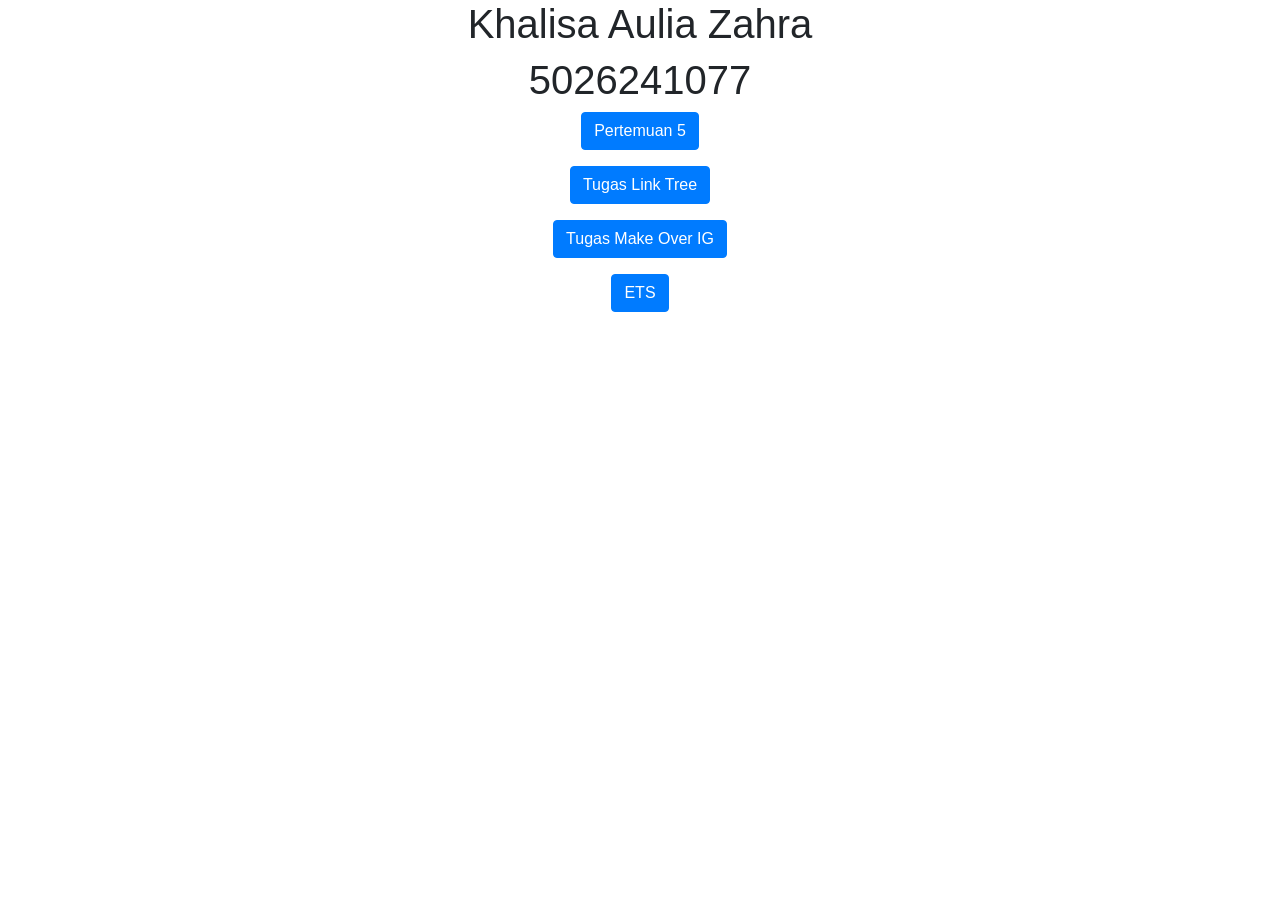
<file: index.html>
<!DOCTYPE html>
<html lang="en">
<head>
  <title>5026241077</title>
  <meta charset="utf-8">
  <meta name="viewport" content="width=device-width, initial-scale=1">
  <link rel="stylesheet" href="https://cdn.jsdelivr.net/npm/bootstrap@4.6.2/dist/css/bootstrap.min.css">
  <script src="https://cdn.jsdelivr.net/npm/jquery@3.7.1/dist/jquery.slim.min.js"></script>
  <script src="https://cdn.jsdelivr.net/npm/popper.js@1.16.1/dist/umd/popper.min.js"></script>
  <script src="https://cdn.jsdelivr.net/npm/bootstrap@4.6.2/dist/js/bootstrap.bundle.min.js"></script>
</head>
<body>

<div class="container">
    <center>
        <h1>Khalisa Aulia Zahra</h1>
        <h1>5026241077</h1>
        <p><a href="pertemuan5.html" target="_blank"><button class="btn btn-primary">Pertemuan 5</button></a></p>
        <p><a href="linktree.html" target="_blank"><button class="btn btn-primary">Tugas Link Tree</button></a></p>
        <p><a href="makeoverIG.html" target="_blank"><button class="btn btn-primary">Tugas Make Over IG</button></a></p>
        <p><a href="5026241077.html" target="_blank"><button class="btn btn-primary">ETS</button></a>
    </center>
</div>

</body>
</html>
</file>
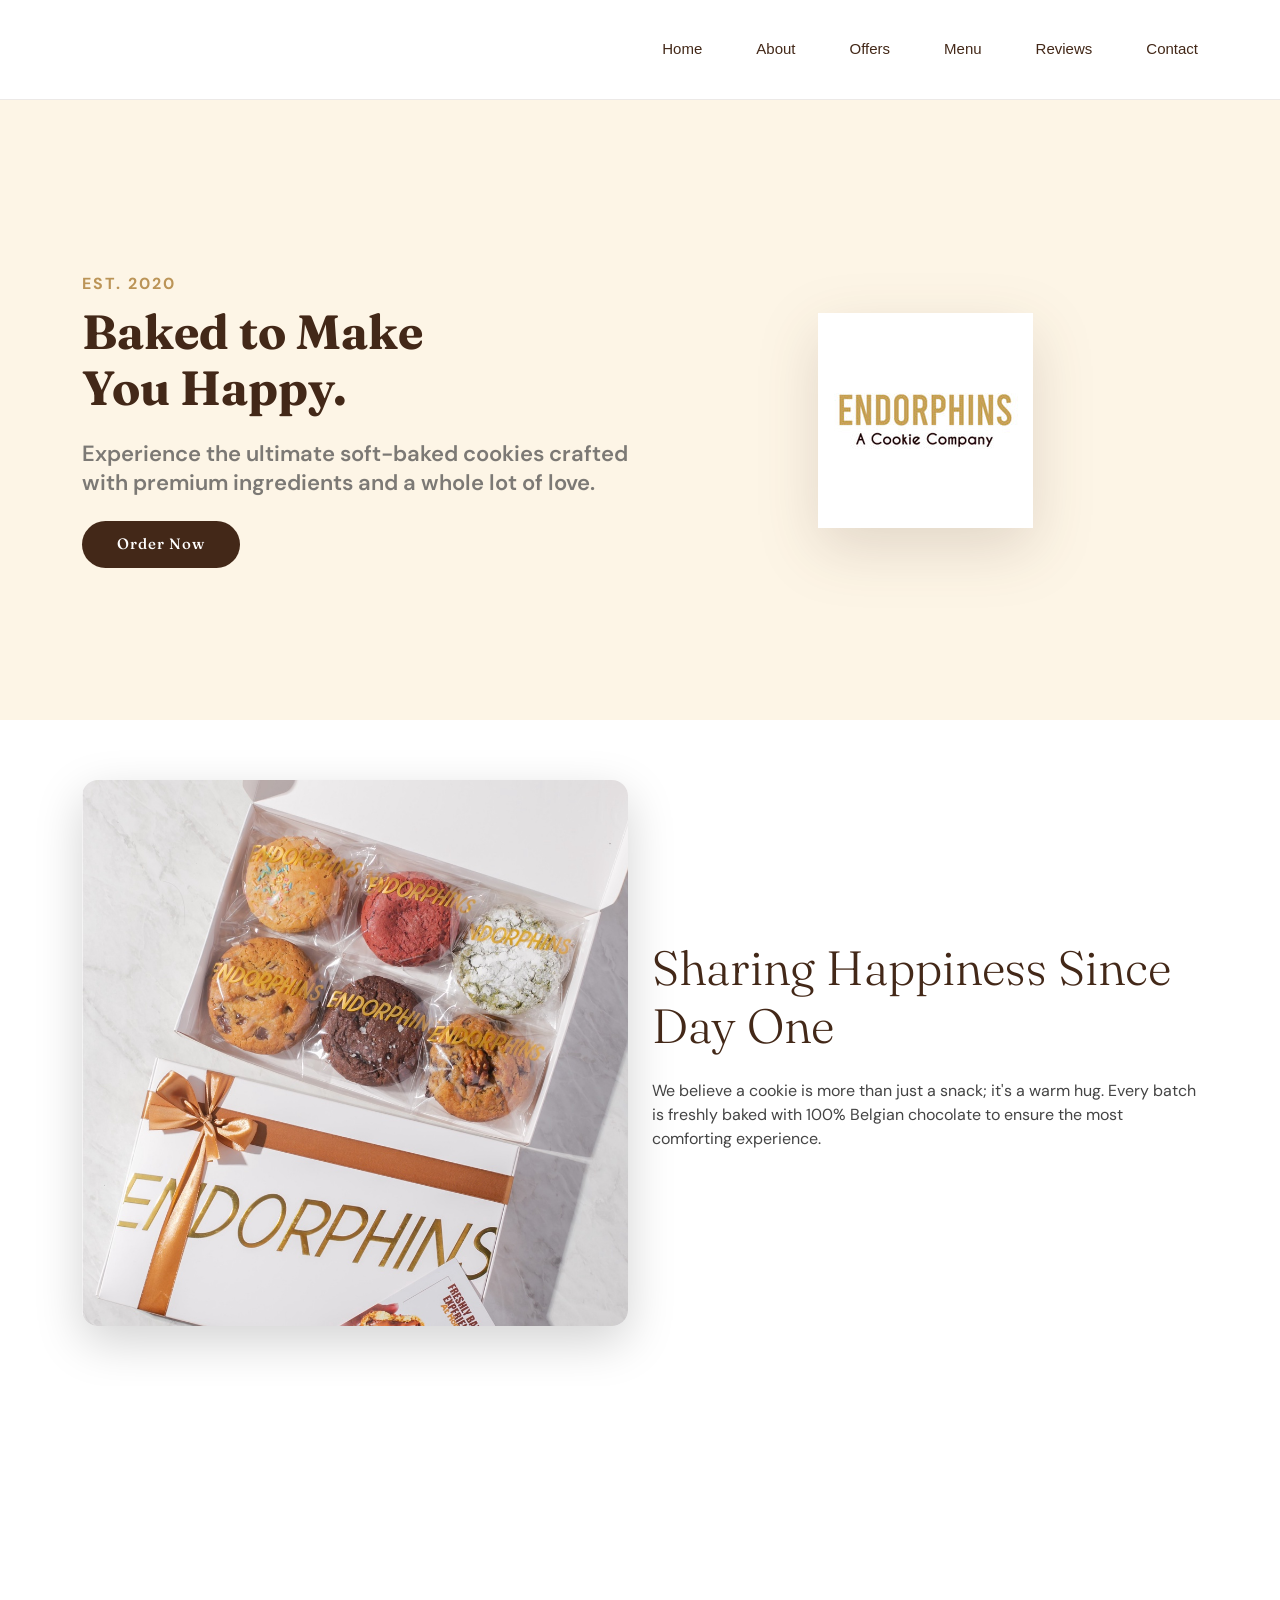
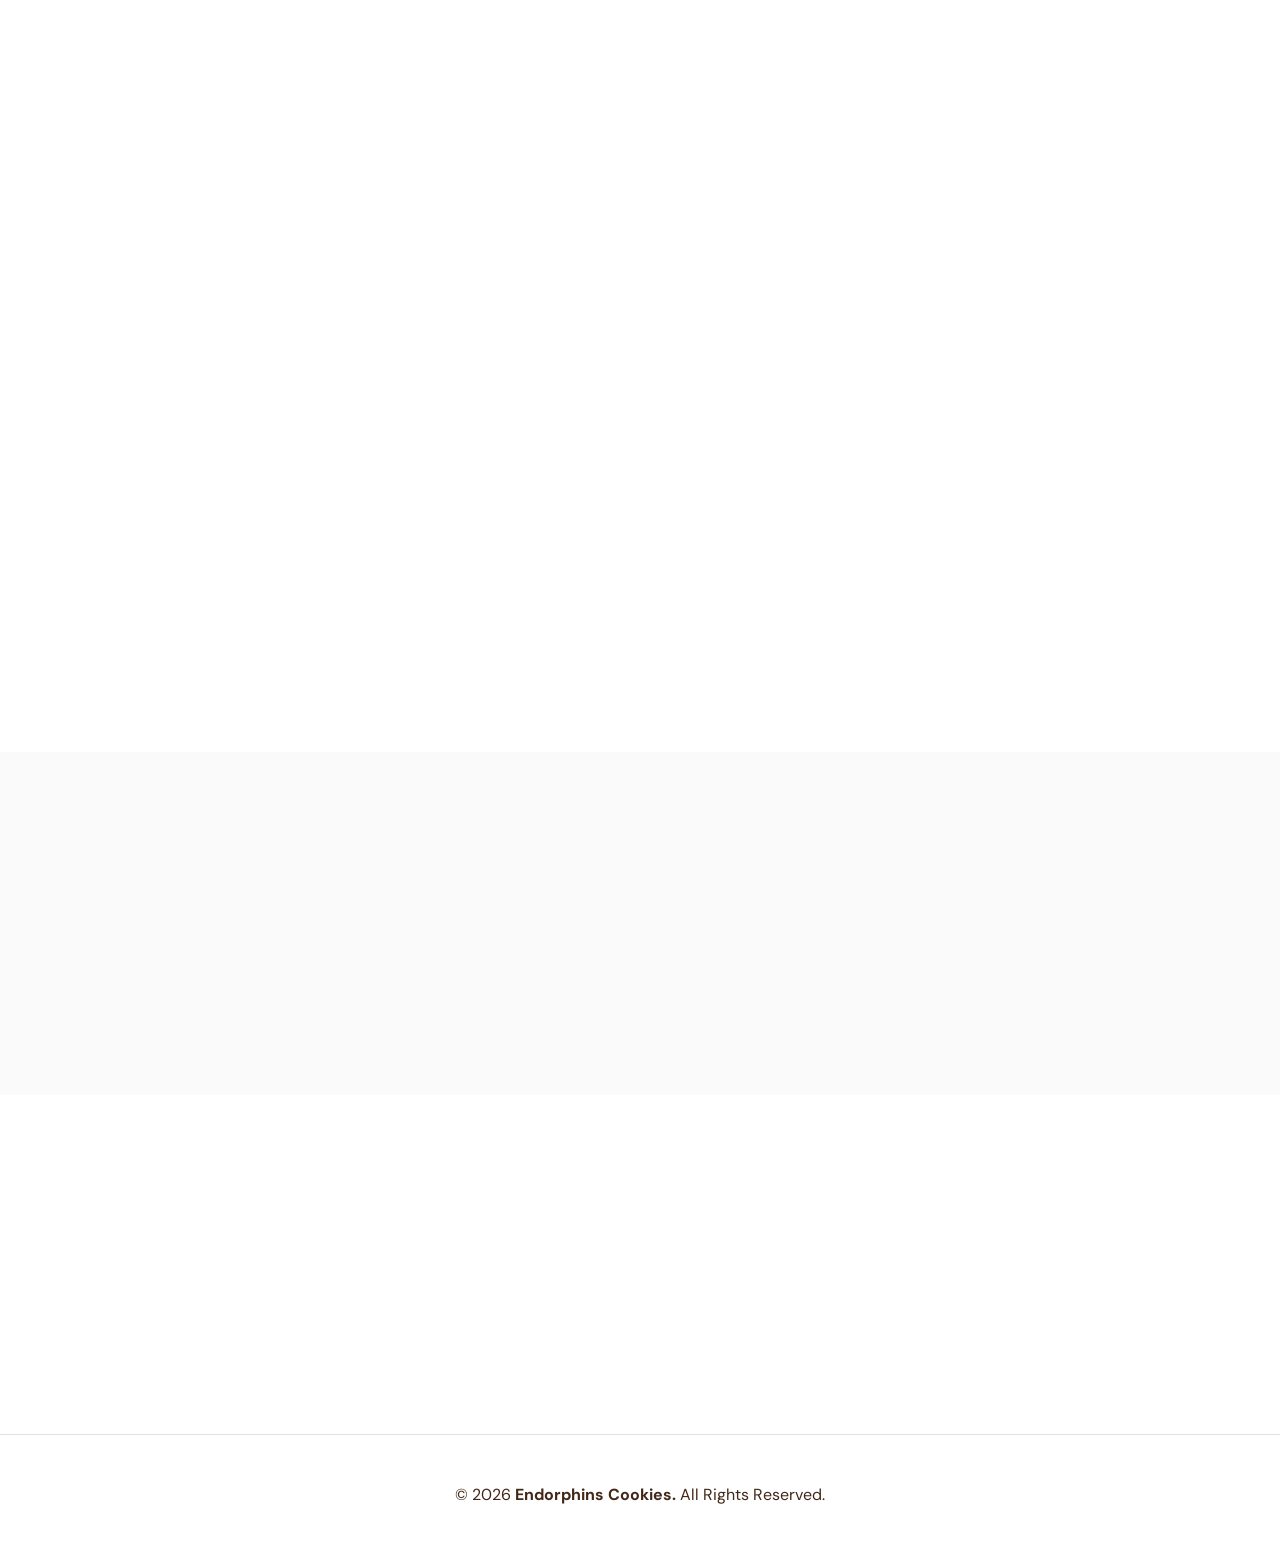
<file: makeoverIG.html>
<!DOCTYPE html>
<html lang="en">

<head>
    <meta charset="utf-8">
    <meta content="width=device-width, initial-scale=1.0" name="viewport">
    <title>Endorphins - Mood Booster Cookies</title>
    
    <!-- Fonts -->
    <link href="https://fonts.googleapis.com/css2?family=DM+Sans:wght@400;500;700&family=Fraunces:opsz,wght@9..144,400;9..144,700&display=swap" rel="stylesheet">

    <!-- Vendor CSS Files -->
    <link href="assets/vendor/bootstrap/css/bootstrap.min.css" rel="stylesheet">
    <link href="assets/vendor/bootstrap-icons/bootstrap-icons.css" rel="stylesheet">
    <link href="assets/vendor/aos/aos.css" rel="stylesheet">
    <link href="assets/vendor/glightbox/css/glightbox.min.css" rel="stylesheet">
    <link href="assets/vendor/swiper/swiper-bundle.min.css" rel="stylesheet">
    <link href="assets/css/main.css" rel="stylesheet">

    <style>
        :root {
            --primary-color: #432818; 
            --secondary-color: #fdf5e6; 
            --accent-color: #bb9457; 
            --heading-font: 'Fraunces', serif;
            --body-font: 'DM Sans', sans-serif;
        }

        body { 
            font-family: var(--body-font); 
            color: var(--primary-color); 
            background-color: #fff;
            overflow-x: hidden; 
        }
        
        h1, h2, h3, h4 { font-family: var(--heading-font); color: var(--primary-color); }

        /* Navbar Styling */
        .header { 
            background: rgba(255, 255, 255, 0.98); 
            backdrop-filter: blur(10px);
            border-bottom: 1px solid rgba(67, 40, 24, 0.1);
            padding: 20px 0;
        }
        .navmenu a { color: var(--primary-color) !important; font-weight: 500; }
        .navmenu a:hover { color: var(--accent-color) !important; }

        /* Hero Floating Animation */
        @keyframes float {
            0% { transform: translateY(0px); }
            50% { transform: translateY(-20px); }
            100% { transform: translateY(0px); }
        }
        .floating-img {
            animation: float 4s ease-in-out infinite;
            filter: drop-shadow(0 20px 30px rgba(67, 40, 24, 0.15));
        }

        /* Hover Description Effect */
        .img-container { 
            position: relative; 
            overflow: hidden; 
            border-radius: 20px; 
            transition: all 0.5s ease;
        }
        .menu-img { transition: transform 0.6s ease; width: 100%; display: block; }
        
        .hover-description {
            position: absolute;
            top: 0;
            left: 0;
            width: 100%;
            height: 100%;
            background: rgba(67, 40, 24, 0.8); /* Cokelat transparan */
            color: #fff;
            display: flex;
            align-items: center;
            justify-content: center;
            text-align: center;
            padding: 20px;
            opacity: 0;
            transition: 0.4s ease;
        }

        .menu-item:hover .hover-description { opacity: 1; }
        .menu-item:hover .menu-img { transform: scale(1.1); }

        /* Spacing & Buttons */
        section { padding: 100px 0; }
        
        .btn-get-started {
            background: var(--primary-color) !important;
            color: white !important;
            border-radius: 50px !important;
            padding: 12px 35px !important;
            transition: 0.3s;
            border: none;
        }
        .btn-get-started:hover { background: var(--accent-color) !important; transform: scale(1.05); }
    </style>
</head>

<body class="index-page">

    <header id="header" class="header d-flex align-items-center fixed-top">
        <div class="container-fluid container-xl d-flex align-items-center justify-content-between">
            <a href="#" class="logo d-flex align-items-center text-decoration-none">
                <h1 class="m-0" style="font-size: 24px;">Endorphins.</h1>
            </a>
            <nav id="navmenu" class="navmenu">
                <ul class="d-flex list-unstyled m-0 gap-4">
                    <li><a href="#hero" class="text-decoration-none">Home</a></li>
                    <li><a href="#about" class="text-decoration-none">About</a></li>
                    <li><a href="#promo" class="text-decoration-none">Offers</a></li>
                    <li><a href="#menu" class="text-decoration-none">Menu</a></li>
                    <li><a href="#testimonials" class="text-decoration-none">Reviews</a></li>
                    <li><a href="#contact" class="text-decoration-none">Contact</a></li>
                </ul>
                <i class="mobile-nav-toggle d-xl-none bi bi-list"></i>
            </nav>
        </div>
    </header>

    <main class="main">
        <!-- Hero Section -->
        <section id="hero" class="hero" style="background: var(--secondary-color); padding-top: 180px;">
            <div class="container">
                <div class="row align-items-center">
                    <div class="col-lg-6" data-aos="fade-right">
                        <span style="color: var(--accent-color); font-weight: bold; letter-spacing: 2px;">EST. 2020</span>
                        <h1 class="display-3 fw-bold mt-2">Baked to Make <br>You Happy.</h1>
                        <p class="lead my-4">Experience the ultimate soft-baked cookies crafted with premium ingredients and a whole lot of love.</p>
                        <a href="#menu" class="btn-get-started">Order Now</a>
                    </div>
                    <div class="col-lg-6 text-center" data-aos="fade-left">
                        <!-- Hero Image with Float Animation -->
                        <img src="assets/img/endorphins-logo.png" class="img-fluid floating-img" alt="Hero Cookie">
                    </div>
                </div>
            </div>
        </section>

        <!-- About Section -->
        <section id="about" class="section">
            <div class="container" data-aos="fade-up">
                <div class="row gy-5 align-items-center">
                    <div class="col-lg-6">
                        <img src="assets/img/endorphins-photo1.jpg" class="img-fluid rounded-4 shadow-lg" alt="Our Story">
                    </div>
                    <div class="col-lg-6">
                        <h2 class="display-5">Sharing Happiness Since Day One</h2>
                        <p class="mt-4">We believe a cookie is more than just a snack; it's a warm hug. Every batch is freshly baked with 100% Belgian chocolate to ensure the most comforting experience.</p>
                    </div>
                </div>
            </div>
        </section>

        <!-- Promo Section -->
        <section id="promo" class="section">
            <div class="container" data-aos="zoom-in">
                <div class="p-5 rounded-5 text-white shadow-lg text-center" style="background: var(--primary-color);">
                    <h2 class="text-white">Weekend Bundle Deal!</h2>
                    <p class="opacity-75">Buy 6 cookies and get a free artisan milk bottle. Limited time only!</p>
                    <button class="btn btn-outline-light rounded-pill px-4 mt-3">Claim Promotions</button>
                </div>
            </div>
        </section>

        <!-- Menu Section (Hover for Description) -->
        <section id="menu" class="section">
            <div class="container">
                <div class="text-center mb-5" data-aos="fade-up">
                    <h2 class="display-4">Our Signature Menu</h2>
                    <p>Hover to discover the flavor details</p>
                </div>
                <div class="row gy-4">
                    <!-- Menu Item 1 -->
                    <div class="col-lg-3 col-md-6" data-aos="fade-up" data-aos-delay="100">
                        <div class="menu-item text-center">
                            <div class="img-container mb-3">
                                <img src="assets/img/endorphins-og.webp" class="img-fluid menu-img" alt="Signature OG">
                                <div class="hover-description">
                                    <p>Crispy on the outside with a chewy, soft texture in the middle, these cookies combine the sweetness of chocolate with a hint of saltiness from sea salt!</p>
                                </div>
                            </div>
                            <h4>Signature Original Chocolate Chip Cookie</h4>
                        </div>
                    </div>
                    <!-- Menu Item 2 -->
                    <div class="col-lg-3 col-md-6" data-aos="fade-up" data-aos-delay="200">
                        <div class="menu-item text-center">
                            <div class="img-container mb-3">
                                <img src="assets/img/endorphins-redvelvet.webp" class="img-fluid menu-img" alt="Red Velvet">
                                <div class="hover-description">
                                    <p>This cookie has a soft red velvet texture with a Nutella filling that always melts without needing to be heated, and a hint of saltiness from sea salt!</p>
                                </div>
                            </div>
                            <h4>Red Velvet Nutella Molten Cookie</h4>
                        </div>
                    </div>
                    <!-- Menu Item 3 -->
                    <div class="col-lg-3 col-md-6" data-aos="fade-up" data-aos-delay="300">
                        <div class="menu-item text-center">
                            <div class="img-container mb-3">
                                <img src="assets/img/endorphins-brownie.webp" class="img-fluid menu-img" alt="Sea Salt">
                                <div class="hover-description">
                                    <p>This cookies made with the finest ground coffee beans with a super fudgy brownie-like texture, the perfect combination for those who love a bit of bitterness!</p>
                                </div>
                            </div>
                            <h4>Espresso Brownie Cookie</h4>
                        </div>
                    </div>
                    <!-- Menu Item 4 -->
                    <div class="col-lg-3 col-md-6" data-aos="fade-up" data-aos-delay="400">
                        <div class="menu-item text-center">
                            <div class="img-container mb-3">
                                <img src="assets/img/endorphins-matcha.webp" class="img-fluid menu-img" alt="Matcha">
                                <div class="hover-description">
                                    <p>This cookies has a soft texture from the ceremonial matcha dough paired with a chewy mochi filling that creates a unique sensations!</p>
                                </div>
                            </div>
                            <h4>Matcha Mochi Cookie</h4>
                        </div>
                    </div>
                </div>
            </div>
        </section>

        <!-- Testimonials -->
        <section id="testimonials" class="section light-background" style="background: #fafafa;">
            <div class="container" data-aos="fade-up">
                <div class="text-center mb-5">
                    <h2>A crumbs of happiness.</h2>
                </div>
                <div class="row gy-4">
                    <div class="col-md-4">
                        <div class="p-4 bg-white rounded-4 shadow-sm h-100">
                            <p>"The best cookies I've ever had. Truly a mood booster!"</p>
                            <small class="fw-bold">- William J.</small>
                        </div>
                    </div>
                    <div class="col-md-4">
                        <div class="p-4 bg-white rounded-4 shadow-sm h-100">
                            <p>"Packaging is beautiful and the taste is consistent."</p>
                            <small class="fw-bold">- Supha S.</small>
                        </div>
                    </div>
                    <div class="col-md-4">
                        <div class="p-4 bg-white rounded-4 shadow-sm h-100">
                            <p>"Matcha variant is a game changer. Not too sweet!"</p>
                            <small class="fw-bold">- Khalisa A.</small>
                        </div>
                    </div>
                </div>
            </div>
        </section>

        <!-- Contact Section -->
        <section id="contact" class="section">
            <div class="container" data-aos="fade-up">
                <div class="text-center mb-5">
                    <h2>Get in Touch with Us!</h2>
                </div>
                <div class="row gy-4 text-center">
                    <div class="col-lg-4">
                        <i class="bi bi-geo-alt fs-2" style="color: var(--accent-color);"></i>
                        <h4 class="mt-2">Store</h4>
                        <p>Pakuwon City Mall, Surabaya</p>
                    </div>
                    <div class="col-lg-4">
                        <i class="bi bi-whatsapp fs-2" style="color: var(--accent-color);"></i>
                        <h4 class="mt-2">WhatsApp</h4>
                        <p>+62 856-4854-7137</p>
                    </div>
                    <div class="col-lg-4">
                        <i class="bi bi-instagram fs-2" style="color: var(--accent-color);"></i>
                        <h4 class="mt-2">Instagram</h4>
                        <p>@endorphins.id</p>
                    </div>
                </div>
            </div>
        </section>
    </main>

    <footer class="py-5 text-center border-top">
        <div class="container">
            <p class="m-0">&copy; 2026 <strong>Endorphins Cookies.</strong> All Rights Reserved.</p>
        </div>
    </footer>

    <!-- Vendor JS Files -->
    <script src="assets/vendor/bootstrap/js/bootstrap.bundle.min.js"></script>
    <script src="assets/vendor/aos/aos.js"></script>
    <script>
        AOS.init({ duration: 1000, once: false, mirror: true });
    </script>
</body>

</html>
</file>
<file: assets/css/main.css>
/**
* Template Name: Arsha
* Template URL: https://bootstrapmade.com/arsha-free-bootstrap-html-template-corporate/
* Updated: Feb 22 2025 with Bootstrap v5.3.3
* Author: BootstrapMade.com
* License: https://bootstrapmade.com/license/
*/

/*--------------------------------------------------------------
# Font & Color Variables
# Help: https://bootstrapmade.com/color-system/
--------------------------------------------------------------*/
/* Fonts */
:root {
  --default-font: "Open Sans",  system-ui, -apple-system, "Segoe UI", Roboto, "Helvetica Neue", Arial, "Noto Sans", "Liberation Sans", sans-serif, "Apple Color Emoji", "Segoe UI Emoji", "Segoe UI Symbol", "Noto Color Emoji";
  --heading-font: "Jost",  sans-serif;
  --nav-font: "Poppins",  sans-serif;
}

/* Global Colors - The following color variables are used throughout the website. Updating them here will change the color scheme of the entire website */
:root { 
  --background-color: #ffffff; /* Background color for the entire website, including individual sections */
  --default-color: #444444; /* Default color used for the majority of the text content across the entire website */
  --heading-color: #37517e; /* Color for headings, subheadings and title throughout the website */
  --accent-color: #47b2e4; /* Accent color that represents your brand on the website. It's used for buttons, links, and other elements that need to stand out */
  --surface-color: #ffffff; /* The surface color is used as a background of boxed elements within sections, such as cards, icon boxes, or other elements that require a visual separation from the global background. */
  --contrast-color: #ffffff; /* Contrast color for text, ensuring readability against backgrounds of accent, heading, or default colors. */
}

/* Nav Menu Colors - The following color variables are used specifically for the navigation menu. They are separate from the global colors to allow for more customization options */
:root {
  --nav-color: #ffffff;  /* The default color of the main navmenu links */
  --nav-hover-color: #47b2e4; /* Applied to main navmenu links when they are hovered over or active */
  --nav-mobile-background-color: #ffffff; /* Used as the background color for mobile navigation menu */
  --nav-dropdown-background-color: #ffffff; /* Used as the background color for dropdown items that appear when hovering over primary navigation items */
  --nav-dropdown-color: #444444; /* Used for navigation links of the dropdown items in the navigation menu. */
  --nav-dropdown-hover-color: #47b2e4; /* Similar to --nav-hover-color, this color is applied to dropdown navigation links when they are hovered over. */
}

/* Color Presets - These classes override global colors when applied to any section or element, providing reuse of the sam color scheme. */

.light-background {
  --background-color: #f5f6f8;
  --surface-color: #ffffff;
}

.dark-background {
  --background-color: #37517e;
  --default-color: #ffffff;
  --heading-color: #ffffff;
  --surface-color: #4668a2;
  --contrast-color: #ffffff;
}

/* Smooth scroll */
:root {
  scroll-behavior: smooth;
}

/*--------------------------------------------------------------
# General Styling & Shared Classes
--------------------------------------------------------------*/
body {
  color: var(--default-color);
  background-color: var(--background-color);
  font-family: var(--default-font);
}

a {
  color: var(--accent-color);
  text-decoration: none;
  transition: 0.3s;
}

a:hover {
  color: color-mix(in srgb, var(--accent-color), transparent 25%);
  text-decoration: none;
}

h1,
h2,
h3,
h4,
h5,
h6 {
  color: var(--heading-color);
  font-family: var(--heading-font);
}

/* PHP Email Form Messages
------------------------------*/
.php-email-form .error-message {
  display: none;
  background: #df1529;
  color: #ffffff;
  text-align: left;
  padding: 15px;
  margin-bottom: 24px;
  font-weight: 600;
}

.php-email-form .sent-message {
  display: none;
  color: #ffffff;
  background: #059652;
  text-align: center;
  padding: 15px;
  margin-bottom: 24px;
  font-weight: 600;
}

.php-email-form .loading {
  display: none;
  background: var(--surface-color);
  text-align: center;
  padding: 15px;
  margin-bottom: 24px;
}

.php-email-form .loading:before {
  content: "";
  display: inline-block;
  border-radius: 50%;
  width: 24px;
  height: 24px;
  margin: 0 10px -6px 0;
  border: 3px solid var(--accent-color);
  border-top-color: var(--surface-color);
  animation: php-email-form-loading 1s linear infinite;
}

@keyframes php-email-form-loading {
  0% {
    transform: rotate(0deg);
  }

  100% {
    transform: rotate(360deg);
  }
}

/*--------------------------------------------------------------
# Global Header
--------------------------------------------------------------*/
.header {
  --background-color: #3d4d6a;
  --heading-color: #ffffff;
  color: var(--default-color);
  background-color: var(--background-color);
  padding: 15px 0;
  transition: all 0.5s;
  z-index: 997;
}

.header .logo {
  line-height: 1;
}

.header .logo img {
  max-height: 36px;
  margin-right: 8px;
}

.header .logo h1 {
  font-size: 30px;
  margin: 0;
  font-weight: 500;
  color: var(--heading-color);
  letter-spacing: 2px;
  text-transform: uppercase;
}

.header .btn-getstarted,
.header .btn-getstarted:focus {
  color: var(--contrast-color);
  background: var(--accent-color);
  font-size: 14px;
  padding: 8px 25px;
  margin: 0 0 0 30px;
  border-radius: 50px;
  transition: 0.3s;
}

.header .btn-getstarted:hover,
.header .btn-getstarted:focus:hover {
  color: var(--contrast-color);
  background: color-mix(in srgb, var(--accent-color), transparent 15%);
}

@media (max-width: 1200px) {
  .header .logo {
    order: 1;
  }

  .header .btn-getstarted {
    order: 2;
    margin: 0 15px 0 0;
    padding: 6px 15px;
  }

  .header .navmenu {
    order: 3;
  }
}

/* Index Page Header
------------------------------*/
.index-page .header {
  --background-color: rgba(255, 255, 255, 0);
  --heading-color: #ffffff;
  --nav-color: #ffffff;
}

/* Index Page Header on Scroll
------------------------------*/
.index-page.scrolled .header {
  --background-color: rgba(40, 58, 90, 0.9);
}

/*--------------------------------------------------------------
# Navigation Menu
--------------------------------------------------------------*/
/* Desktop Navigation */
@media (min-width: 1200px) {
  .navmenu {
    padding: 0;
  }

  .navmenu ul {
    margin: 0;
    padding: 0;
    display: flex;
    list-style: none;
    align-items: center;
  }

  .navmenu li {
    position: relative;
  }

  .navmenu a,
  .navmenu a:focus {
    color: var(--nav-color);
    padding: 18px 15px;
    font-size: 15px;
    font-family: var(--nav-font);
    font-weight: 400;
    display: flex;
    align-items: center;
    justify-content: space-between;
    white-space: nowrap;
    transition: 0.3s;
  }

  .navmenu a i,
  .navmenu a:focus i {
    font-size: 12px;
    line-height: 0;
    margin-left: 5px;
    transition: 0.3s;
  }

  .navmenu li:last-child a {
    padding-right: 0;
  }

  .navmenu li:hover>a,
  .navmenu .active,
  .navmenu .active:focus {
    color: var(--nav-hover-color);
  }

  .navmenu .dropdown ul {
    margin: 0;
    padding: 10px 0;
    background: var(--nav-dropdown-background-color);
    display: block;
    position: absolute;
    visibility: hidden;
    left: 14px;
    top: 130%;
    opacity: 0;
    transition: 0.3s;
    border-radius: 4px;
    z-index: 99;
    box-shadow: 0px 0px 30px rgba(0, 0, 0, 0.1);
  }

  .navmenu .dropdown ul li {
    min-width: 200px;
  }

  .navmenu .dropdown ul a {
    padding: 10px 20px;
    font-size: 15px;
    text-transform: none;
    color: var(--nav-dropdown-color);
  }

  .navmenu .dropdown ul a i {
    font-size: 12px;
  }

  .navmenu .dropdown ul a:hover,
  .navmenu .dropdown ul .active:hover,
  .navmenu .dropdown ul li:hover>a {
    color: var(--nav-dropdown-hover-color);
  }

  .navmenu .dropdown:hover>ul {
    opacity: 1;
    top: 100%;
    visibility: visible;
  }

  .navmenu .dropdown .dropdown ul {
    top: 0;
    left: -90%;
    visibility: hidden;
  }

  .navmenu .dropdown .dropdown:hover>ul {
    opacity: 1;
    top: 0;
    left: -100%;
    visibility: visible;
  }

  .navmenu .megamenu {
    position: static;
  }

  .navmenu .megamenu ul {
    margin: 0;
    padding: 10px;
    background: var(--nav-dropdown-background-color);
    box-shadow: 0px 0px 20px rgba(0, 0, 0, 0.1);
    position: absolute;
    top: 130%;
    left: 0;
    right: 0;
    visibility: hidden;
    opacity: 0;
    display: flex;
    transition: 0.3s;
    border-radius: 4px;
    z-index: 99;
  }

  .navmenu .megamenu ul li {
    flex: 1;
  }

  .navmenu .megamenu ul li a,
  .navmenu .megamenu ul li:hover>a {
    padding: 10px 20px;
    font-size: 15px;
    color: var(--nav-dropdown-color);
  }

  .navmenu .megamenu ul li a:hover,
  .navmenu .megamenu ul li .active,
  .navmenu .megamenu ul li .active:hover {
    color: var(--nav-dropdown-hover-color);
  }

  .navmenu .megamenu:hover>ul {
    opacity: 1;
    top: 100%;
    visibility: visible;
  }

  .navmenu .dd-box-shadow {
    box-shadow: 0px 0px 30px rgba(0, 0, 0, 0.1);
  }
}

/* Mobile Navigation */
@media (max-width: 1199px) {
  .mobile-nav-toggle {
    color: var(--nav-color);
    font-size: 28px;
    line-height: 0;
    margin-right: 10px;
    cursor: pointer;
    transition: color 0.3s;
  }

  .navmenu {
    padding: 0;
    z-index: 9997;
  }

  .navmenu ul {
    display: none;
    list-style: none;
    position: absolute;
    inset: 60px 20px 20px 20px;
    padding: 10px 0;
    margin: 0;
    border-radius: 6px;
    background-color: var(--nav-mobile-background-color);
    overflow-y: auto;
    transition: 0.3s;
    z-index: 9998;
    box-shadow: 0px 0px 30px rgba(0, 0, 0, 0.1);
  }

  .navmenu a,
  .navmenu a:focus {
    color: var(--nav-dropdown-color);
    padding: 10px 20px;
    font-family: var(--nav-font);
    font-size: 17px;
    font-weight: 500;
    display: flex;
    align-items: center;
    justify-content: space-between;
    white-space: nowrap;
    transition: 0.3s;
  }

  .navmenu a i,
  .navmenu a:focus i {
    font-size: 12px;
    line-height: 0;
    margin-left: 5px;
    width: 30px;
    height: 30px;
    display: flex;
    align-items: center;
    justify-content: center;
    border-radius: 50%;
    transition: 0.3s;
    background-color: color-mix(in srgb, var(--accent-color), transparent 90%);
  }

  .navmenu a i:hover,
  .navmenu a:focus i:hover {
    background-color: var(--accent-color);
    color: var(--contrast-color);
  }

  .navmenu a:hover,
  .navmenu .active,
  .navmenu .active:focus {
    color: var(--nav-dropdown-hover-color);
  }

  .navmenu .active i,
  .navmenu .active:focus i {
    background-color: var(--accent-color);
    color: var(--contrast-color);
    transform: rotate(180deg);
  }

  .navmenu .dropdown ul {
    position: static;
    display: none;
    z-index: 99;
    padding: 10px 0;
    margin: 10px 20px;
    background-color: var(--nav-dropdown-background-color);
    border: 1px solid color-mix(in srgb, var(--default-color), transparent 90%);
    box-shadow: none;
    transition: all 0.5s ease-in-out;
  }

  .navmenu .dropdown ul ul {
    background-color: rgba(33, 37, 41, 0.1);
  }

  .navmenu .dropdown>.dropdown-active {
    display: block;
    background-color: rgba(33, 37, 41, 0.03);
  }

  .mobile-nav-active {
    overflow: hidden;
  }

  .mobile-nav-active .mobile-nav-toggle {
    color: #fff;
    position: absolute;
    font-size: 32px;
    top: 15px;
    right: 15px;
    margin-right: 0;
    z-index: 9999;
  }

  .mobile-nav-active .navmenu {
    position: fixed;
    overflow: hidden;
    inset: 0;
    background: rgba(33, 37, 41, 0.8);
    transition: 0.3s;
  }

  .mobile-nav-active .navmenu>ul {
    display: block;
  }
}

/*--------------------------------------------------------------
# Global Footer
--------------------------------------------------------------*/
.footer {
  color: var(--default-color);
  background-color: var(--background-color);
  font-size: 14px;
  padding-bottom: 50px;
  position: relative;
}

.footer .footer-newsletter {
  background-color: color-mix(in srgb, var(--heading-color), transparent 95%);
  padding: 50px 0;
}

.footer .footer-newsletter h4 {
  font-size: 24px;
}

.footer .footer-newsletter .newsletter-form {
  margin-top: 30px;
  margin-bottom: 15px;
  padding: 6px 8px;
  position: relative;
  background-color: color-mix(in srgb, var(--background-color), transparent 50%);
  border: 1px solid color-mix(in srgb, var(--default-color), transparent 90%);
  box-shadow: 0px 2px 25px rgba(0, 0, 0, 0.1);
  display: flex;
  transition: 0.3s;
  border-radius: 50px;
}

.footer .footer-newsletter .newsletter-form:focus-within {
  border-color: var(--accent-color);
}

.footer .footer-newsletter .newsletter-form input[type=email] {
  border: 0;
  padding: 4px;
  width: 100%;
  background-color: color-mix(in srgb, var(--background-color), transparent 50%);
  color: var(--default-color);
}

.footer .footer-newsletter .newsletter-form input[type=email]:focus-visible {
  outline: none;
}

.footer .footer-newsletter .newsletter-form input[type=submit] {
  border: 0;
  font-size: 16px;
  padding: 0 20px;
  margin: -7px -8px -7px 0;
  background: var(--accent-color);
  color: var(--contrast-color);
  transition: 0.3s;
  border-radius: 50px;
}

.footer .footer-newsletter .newsletter-form input[type=submit]:hover {
  background: color-mix(in srgb, var(--accent-color), transparent 20%);
}

.footer .footer-top {
  padding-top: 50px;
}

.footer .social-links a {
  display: flex;
  align-items: center;
  justify-content: center;
  width: 40px;
  height: 40px;
  border-radius: 50%;
  border: 1px solid color-mix(in srgb, var(--default-color), transparent 50%);
  font-size: 16px;
  color: color-mix(in srgb, var(--default-color), transparent 20%);
  margin-right: 10px;
  transition: 0.3s;
}

.footer .social-links a:hover {
  color: var(--accent-color);
  border-color: var(--accent-color);
}

.footer h4 {
  font-size: 16px;
  font-weight: bold;
  position: relative;
  padding-bottom: 12px;
}

.footer .footer-links {
  margin-bottom: 30px;
}

.footer .footer-links ul {
  list-style: none;
  padding: 0;
  margin: 0;
}

.footer .footer-links ul i {
  margin-right: 3px;
  font-size: 12px;
  line-height: 0;
  color: var(--accent-color);
}

.footer .footer-links ul li {
  padding: 10px 0;
  display: flex;
  align-items: center;
}

.footer .footer-links ul li:first-child {
  padding-top: 0;
}

.footer .footer-links ul a {
  display: inline-block;
  color: color-mix(in srgb, var(--default-color), transparent 20%);
  line-height: 1;
}

.footer .footer-links ul a:hover {
  color: var(--accent-color);
}

.footer .footer-about a {
  color: var(--heading-color);
  font-size: 28px;
  font-weight: 600;
  text-transform: uppercase;
  font-family: var(--heading-font);
}

.footer .footer-contact p {
  margin-bottom: 5px;
}

.footer .copyright {
  padding-top: 25px;
  padding-bottom: 25px;
  border-top: 1px solid color-mix(in srgb, var(--default-color), transparent 90%);
}

.footer .copyright p {
  margin-bottom: 0;
}

.footer .credits {
  margin-top: 6px;
  font-size: 13px;
}

/*--------------------------------------------------------------
# Preloader
--------------------------------------------------------------*/
#preloader {
  position: fixed;
  inset: 0;
  z-index: 999999;
  overflow: hidden;
  background: var(--background-color);
  transition: all 0.6s ease-out;
}

#preloader:before {
  content: "";
  position: fixed;
  top: calc(50% - 30px);
  left: calc(50% - 30px);
  border: 6px solid #ffffff;
  border-color: var(--accent-color) transparent var(--accent-color) transparent;
  border-radius: 50%;
  width: 60px;
  height: 60px;
  animation: animate-preloader 1.5s linear infinite;
}

@keyframes animate-preloader {
  0% {
    transform: rotate(0deg);
  }

  100% {
    transform: rotate(360deg);
  }
}

/*--------------------------------------------------------------
# Scroll Top Button
--------------------------------------------------------------*/
.scroll-top {
  position: fixed;
  visibility: hidden;
  opacity: 0;
  right: 15px;
  bottom: -15px;
  z-index: 99999;
  background-color: var(--accent-color);
  width: 44px;
  height: 44px;
  border-radius: 50px;
  transition: all 0.4s;
}

.scroll-top i {
  font-size: 24px;
  color: var(--contrast-color);
  line-height: 0;
}

.scroll-top:hover {
  background-color: color-mix(in srgb, var(--accent-color), transparent 20%);
  color: var(--contrast-color);
}

.scroll-top.active {
  visibility: visible;
  opacity: 1;
  bottom: 15px;
}

/*--------------------------------------------------------------
# Disable aos animation delay on mobile devices
--------------------------------------------------------------*/
@media screen and (max-width: 768px) {
  [data-aos-delay] {
    transition-delay: 0 !important;
  }
}

/*--------------------------------------------------------------
# Global Page Titles & Breadcrumbs
--------------------------------------------------------------*/
.page-title {
  --background-color: color-mix(in srgb, var(--default-color), transparent 96%);
  color: var(--default-color);
  background-color: var(--background-color);
  padding: 20px 0;
  position: relative;
}

.page-title h1 {
  font-size: 28px;
  font-weight: 700;
  margin: 0;
}

.page-title .breadcrumbs ol {
  display: flex;
  flex-wrap: wrap;
  list-style: none;
  padding: 0 0 10px 0;
  margin: 0;
  font-size: 14px;
}

.page-title .breadcrumbs ol li+li {
  padding-left: 10px;
}

.page-title .breadcrumbs ol li+li::before {
  content: "/";
  display: inline-block;
  padding-right: 10px;
  color: color-mix(in srgb, var(--default-color), transparent 70%);
}

/*--------------------------------------------------------------
# Global Sections
--------------------------------------------------------------*/
section,
.section {
  color: var(--default-color);
  background-color: var(--background-color);
  padding: 60px 0;
  scroll-margin-top: 88px;
  overflow: clip;
}

@media (max-width: 1199px) {

  section,
  .section {
    scroll-margin-top: 66px;
  }
}

/*--------------------------------------------------------------
# Global Section Titles
--------------------------------------------------------------*/
.section-title {
  text-align: center;
  padding-bottom: 60px;
  position: relative;
}

.section-title h2 {
  font-size: 32px;
  font-weight: 700;
  margin-bottom: 20px;
  padding-bottom: 20px;
  text-transform: uppercase;
  position: relative;
}

.section-title h2:before {
  content: "";
  position: absolute;
  display: block;
  width: 160px;
  height: 1px;
  background: color-mix(in srgb, var(--default-color), transparent 60%);
  left: 0;
  right: 0;
  bottom: 1px;
  margin: auto;
}

.section-title h2::after {
  content: "";
  position: absolute;
  display: block;
  width: 60px;
  height: 3px;
  background: var(--accent-color);
  left: 0;
  right: 0;
  bottom: 0;
  margin: auto;
}

.section-title p {
  margin-bottom: 0;
}

/*--------------------------------------------------------------
# Hero Section
--------------------------------------------------------------*/
.hero {
  width: 100%;
  min-height: 80vh;
  position: relative;
  padding: 120px 0 60px 0;
  display: flex;
  align-items: center;
}

.hero h1 {
  margin: 0;
  font-size: 48px;
  font-weight: 700;
  line-height: 56px;
}

.hero p {
  color: color-mix(in srgb, var(--default-color), transparent 30%);
  margin: 5px 0 30px 0;
  font-size: 22px;
  line-height: 1.3;
  font-weight: 600;
}

.hero .btn-get-started {
  color: var(--contrast-color);
  background: var(--accent-color);
  font-family: var(--heading-font);
  font-weight: 500;
  font-size: 15px;
  letter-spacing: 1px;
  display: inline-block;
  padding: 10px 28px 12px 28px;
  border-radius: 50px;
  transition: 0.5s;
}

.hero .btn-get-started:hover {
  color: var(--contrast-color);
  background: color-mix(in srgb, var(--accent-color), transparent 15%);
}

.hero .btn-watch-video {
  font-size: 16px;
  transition: 0.5s;
  margin-left: 25px;
  color: var(--default-color);
  font-weight: 600;
}

.hero .btn-watch-video i {
  color: var(--contrast-color);
  font-size: 32px;
  transition: 0.3s;
  line-height: 0;
  margin-right: 8px;
}

.hero .btn-watch-video:hover {
  color: var(--accent-color);
}

.hero .btn-watch-video:hover i {
  color: color-mix(in srgb, var(--accent-color), transparent 15%);
}

.hero .animated {
  animation: up-down 2s ease-in-out infinite alternate-reverse both;
}

@media (max-width: 640px) {
  .hero h1 {
    font-size: 28px;
    line-height: 36px;
  }

  .hero p {
    font-size: 18px;
    line-height: 24px;
    margin-bottom: 30px;
  }

  .hero .btn-get-started,
  .hero .btn-watch-video {
    font-size: 13px;
  }
}

@keyframes up-down {
  0% {
    transform: translateY(10px);
  }

  100% {
    transform: translateY(-10px);
  }
}

/*--------------------------------------------------------------
# Clients Section
--------------------------------------------------------------*/
.clients {
  padding: 12px 0;
}

.clients .swiper {
  padding: 10px 0;
}

.clients .swiper-wrapper {
  height: auto;
}

.clients .swiper-slide img {
  transition: 0.3s;
  padding: 0 10px;
}

.clients .swiper-slide img:hover {
  transform: scale(1.1);
}

/*--------------------------------------------------------------
# About Section
--------------------------------------------------------------*/
.about ul {
  list-style: none;
  padding: 0;
}

.about ul li {
  padding-bottom: 5px;
  display: flex;
  align-items: center;
}

.about ul i {
  font-size: 20px;
  padding-right: 4px;
  color: var(--accent-color);
}

.about .read-more {
  color: var(--accent-color);
  font-family: var(--heading-font);
  font-weight: 500;
  font-size: 16px;
  letter-spacing: 1px;
  padding: 8px 28px;
  border-radius: 5px;
  transition: 0.3s;
  display: inline-flex;
  align-items: center;
  justify-content: center;
  border: 2px solid var(--accent-color);
}

.about .read-more i {
  font-size: 18px;
  margin-left: 5px;
  line-height: 0;
  transition: 0.3s;
}

.about .read-more:hover {
  background: var(--accent-color);
  color: var(--contrast-color);
}

.about .read-more:hover i {
  transform: translate(5px, 0);
}

/*--------------------------------------------------------------
# Why Us Section
--------------------------------------------------------------*/
.why-us {
  padding: 30px 0;
}

.why-us .content h3 {
  font-weight: 400;
  font-size: 34px;
}

.why-us .content p {
  color: color-mix(in srgb, var(--default-color), transparent 30%);
}

.why-us .faq-container .faq-item {
  background-color: var(--surface-color);
  position: relative;
  padding: 20px;
  margin-bottom: 20px;
  box-shadow: 0px 5px 25px 0px rgba(0, 0, 0, 0.1);
  overflow: hidden;
}

.why-us .faq-container .faq-item:last-child {
  margin-bottom: 0;
}

.why-us .faq-container .faq-item h3 {
  font-weight: 500;
  font-size: 17px;
  line-height: 24px;
  margin: 0 30px 0 0;
  transition: 0.3s;
  cursor: pointer;
}

.why-us .faq-container .faq-item h3 span {
  color: var(--accent-color);
  padding-right: 5px;
  font-weight: 600;
}

.why-us .faq-container .faq-item h3:hover {
  color: var(--accent-color);
}

.why-us .faq-container .faq-item .faq-content {
  display: grid;
  grid-template-rows: 0fr;
  transition: 0.3s ease-in-out;
  visibility: hidden;
  opacity: 0;
}

.why-us .faq-container .faq-item .faq-content p {
  margin-bottom: 0;
  overflow: hidden;
}

.why-us .faq-container .faq-item .faq-icon {
  position: absolute;
  top: 22px;
  left: 20px;
  font-size: 22px;
  line-height: 0;
  transition: 0.3s;
  color: var(--accent-color);
}

.why-us .faq-container .faq-item .faq-toggle {
  position: absolute;
  top: 20px;
  right: 20px;
  font-size: 16px;
  line-height: 0;
  transition: 0.3s;
  cursor: pointer;
}

.why-us .faq-container .faq-item .faq-toggle:hover {
  color: var(--accent-color);
}

.why-us .faq-container .faq-active h3 {
  color: var(--accent-color);
}

.why-us .faq-container .faq-active .faq-content {
  grid-template-rows: 1fr;
  visibility: visible;
  opacity: 1;
  padding-top: 10px;
}

.why-us .faq-container .faq-active .faq-toggle {
  transform: rotate(90deg);
  color: var(--accent-color);
}

.why-us .why-us-img {
  display: flex;
  align-items: center;
  justify-content: center;
}

.why-us .why-us-img img {
  max-height: 70%;
}

/*--------------------------------------------------------------
# Skills Section
--------------------------------------------------------------*/
.skills .content h3 {
  font-size: 2rem;
  font-weight: 700;
}

.skills .content p {
  color: color-mix(in srgb, var(--default-color), transparent 30%);
}

.skills .content p:last-child {
  margin-bottom: 0;
}

.skills .content ul {
  list-style: none;
  padding: 0;
}

.skills .content ul li {
  padding-bottom: 10px;
}

.skills .progress {
  height: 60px;
  display: block;
  background: none;
  border-radius: 0;
}

.skills .progress .skill {
  color: var(--default-color);
  padding: 0;
  margin: 0 0 6px 0;
  text-transform: uppercase;
  display: block;
  font-weight: 600;
  font-family: var(--heading-font);
}

.skills .progress .skill .val {
  float: right;
  font-style: normal;
}

.skills .progress-bar-wrap {
  background: color-mix(in srgb, var(--heading-color), transparent 90%);
  height: 10px;
}

.skills .progress-bar {
  width: 1px;
  height: 10px;
  transition: 0.9s;
  background-color: var(--heading-color);
}

/*--------------------------------------------------------------
# Services Section
--------------------------------------------------------------*/
.services .service-item {
  background-color: var(--surface-color);
  box-shadow: 0px 5px 90px 0px rgba(0, 0, 0, 0.1);
  padding: 50px 30px;
  transition: all ease-in-out 0.4s;
  height: 100%;
}

.services .service-item .icon {
  margin-bottom: 10px;
}

.services .service-item .icon i {
  color: var(--accent-color);
  font-size: 36px;
  transition: 0.3s;
}

.services .service-item h4 {
  font-weight: 700;
  margin-bottom: 15px;
  font-size: 20px;
}

.services .service-item h4 a {
  color: var(--heading-color);
  transition: ease-in-out 0.3s;
}

.services .service-item p {
  line-height: 24px;
  font-size: 14px;
  margin-bottom: 0;
}

.services .service-item:hover {
  transform: translateY(-10px);
}

.services .service-item:hover h4 a {
  color: var(--accent-color);
}

/*--------------------------------------------------------------
# Work Process Section
--------------------------------------------------------------*/
.work-process .steps-item {
  background: var(--surface-color);
  border-radius: 20px;
  height: 100%;
  transition: all 0.3s ease-in-out;
  box-shadow: 0 5px 20px color-mix(in srgb, var(--default-color), transparent 92%);
}

.work-process .steps-item .steps-image {
  border-radius: 20px 20px 0 0;
  overflow: hidden;
}

.work-process .steps-item:hover {
  transform: translateY(-10px);
  box-shadow: 0 15px 30px color-mix(in srgb, var(--accent-color), transparent 85%);
}

.work-process .steps-item:hover .steps-number {
  background: var(--accent-color);
  color: var(--contrast-color);
}

.work-process .steps-item:hover .steps-image img {
  transform: scale(1.1);
}

.work-process .steps-image {
  position: relative;
  height: 280px;
}

.work-process .steps-image img {
  width: 100%;
  height: 100%;
  object-fit: cover;
  transition: transform 0.6s ease;
}

.work-process .steps-content {
  position: relative;
  padding: 40px 30px 30px;
}

.work-process .steps-content .steps-number {
  position: absolute;
  left: 30px;
  top: -30px;
  width: 60px;
  height: 60px;
  background: var(--accent-color);
  color: var(--contrast-color);
  border-radius: 50%;
  font-family: var(--heading-font);
  font-size: 24px;
  font-weight: 700;
  display: flex;
  align-items: center;
  justify-content: center;
  transition: all 0.3s ease-in-out;
}

.work-process .steps-content h3 {
  font-size: 24px;
  font-weight: 700;
  margin-bottom: 15px;
}

.work-process .steps-content p {
  font-size: 15px;
  color: color-mix(in srgb, var(--default-color), transparent 20%);
  margin-bottom: 25px;
}

.work-process .steps-features .feature-item {
  display: flex;
  align-items: center;
  margin-bottom: 12px;
}

.work-process .steps-features .feature-item:last-child {
  margin-bottom: 0;
}

.work-process .steps-features .feature-item i {
  color: var(--accent-color);
  font-size: 18px;
  margin-right: 10px;
}

.work-process .steps-features .feature-item span {
  font-size: 14px;
  color: color-mix(in srgb, var(--default-color), transparent 15%);
}

@media (max-width: 1199px) {
  .work-process .steps-image {
    height: 240px;
  }

  .work-process .steps-content {
    padding: 35px 25px 25px;
  }

  .work-process .steps-content h3 {
    font-size: 22px;
  }
}

@media (max-width: 991px) {
  .work-process .steps-item {
    margin-bottom: 30px;
  }

  .work-process .steps-image {
    height: 220px;
  }

  .work-process .steps-content {
    padding: 30px 20px 20px;
  }

  .work-process .steps-content .steps-number {
    width: 50px;
    height: 50px;
    font-size: 20px;
    left: 25px;
    top: -25px;
  }

  .work-process .steps-content h3 {
    font-size: 20px;
    margin-bottom: 12px;
  }

  .work-process .steps-content p {
    font-size: 14px;
    margin-bottom: 20px;
  }
}

/*--------------------------------------------------------------
# Call To Action Section
--------------------------------------------------------------*/
.call-to-action {
  padding: 120px 0;
  position: relative;
  clip-path: inset(0);
}

.call-to-action img {
  position: fixed;
  top: 0;
  left: 0;
  display: block;
  width: 100%;
  height: 100%;
  object-fit: cover;
  z-index: 1;
}

.call-to-action:before {
  content: "";
  background: color-mix(in srgb, var(--background-color), transparent 35%);
  position: absolute;
  inset: 0;
  z-index: 2;
}

.call-to-action .container {
  position: relative;
  z-index: 3;
}

.call-to-action h3 {
  color: var(--default-color);
  font-size: 28px;
  font-weight: 700;
}

.call-to-action p {
  color: var(--default-color);
}

.call-to-action .cta-btn {
  font-family: var(--heading-font);
  font-weight: 500;
  font-size: 16px;
  letter-spacing: 1px;
  display: inline-block;
  padding: 12px 40px;
  border-radius: 50px;
  transition: 0.5s;
  margin: 10px;
  border: 2px solid var(--contrast-color);
  color: var(--contrast-color);
}

.call-to-action .cta-btn:hover {
  background: var(--accent-color);
  border: 2px solid var(--accent-color);
}

/*--------------------------------------------------------------
# Portfolio Section
--------------------------------------------------------------*/
.portfolio .portfolio-filters {
  padding: 0;
  margin: 0 auto 20px auto;
  list-style: none;
  text-align: center;
}

.portfolio .portfolio-filters li {
  cursor: pointer;
  display: inline-block;
  padding: 8px 20px 10px 20px;
  margin: 0;
  font-size: 15px;
  font-weight: 500;
  line-height: 1;
  margin-bottom: 5px;
  border-radius: 50px;
  transition: all 0.3s ease-in-out;
  font-family: var(--heading-font);
}

.portfolio .portfolio-filters li:hover,
.portfolio .portfolio-filters li.filter-active {
  color: var(--contrast-color);
  background-color: var(--accent-color);
}

.portfolio .portfolio-filters li:first-child {
  margin-left: 0;
}

.portfolio .portfolio-filters li:last-child {
  margin-right: 0;
}

@media (max-width: 575px) {
  .portfolio .portfolio-filters li {
    font-size: 14px;
    margin: 0 0 10px 0;
  }
}

.portfolio .portfolio-item {
  position: relative;
  overflow: hidden;
}

.portfolio .portfolio-item .portfolio-info {
  opacity: 0;
  position: absolute;
  left: 12px;
  right: 12px;
  bottom: -100%;
  z-index: 3;
  transition: all ease-in-out 0.5s;
  background: color-mix(in srgb, var(--background-color), transparent 10%);
  padding: 15px;
}

.portfolio .portfolio-item .portfolio-info h4 {
  font-size: 18px;
  font-weight: 600;
  padding-right: 50px;
}

.portfolio .portfolio-item .portfolio-info p {
  color: color-mix(in srgb, var(--default-color), transparent 30%);
  font-size: 14px;
  margin-bottom: 0;
  padding-right: 50px;
}

.portfolio .portfolio-item .portfolio-info .preview-link,
.portfolio .portfolio-item .portfolio-info .details-link {
  position: absolute;
  right: 50px;
  font-size: 24px;
  top: calc(50% - 14px);
  color: color-mix(in srgb, var(--default-color), transparent 30%);
  transition: 0.3s;
  line-height: 0;
}

.portfolio .portfolio-item .portfolio-info .preview-link:hover,
.portfolio .portfolio-item .portfolio-info .details-link:hover {
  color: var(--accent-color);
}

.portfolio .portfolio-item .portfolio-info .details-link {
  right: 14px;
  font-size: 28px;
}

.portfolio .portfolio-item:hover .portfolio-info {
  opacity: 1;
  bottom: 0;
}

/*--------------------------------------------------------------
# Team Section
--------------------------------------------------------------*/
.team .team-member {
  background-color: var(--surface-color);
  box-shadow: 0px 2px 15px rgba(0, 0, 0, 0.1);
  position: relative;
  border-radius: 5px;
  transition: 0.5s;
  padding: 30px;
  height: 100%;
}

@media (max-width: 468px) {
  .team .team-member {
    flex-direction: column;
    justify-content: center !important;
    align-items: center !important;
  }
}

.team .team-member .pic {
  overflow: hidden;
  width: 150px;
  border-radius: 50%;
  flex-shrink: 0;
}

.team .team-member .pic img {
  transition: ease-in-out 0.3s;
}

.team .team-member:hover {
  transform: translateY(-10px);
}

.team .team-member .member-info {
  padding-left: 30px;
}

@media (max-width: 468px) {
  .team .team-member .member-info {
    padding: 30px 0 0 0;
    text-align: center;
  }
}

.team .team-member h4 {
  font-weight: 700;
  margin-bottom: 5px;
  font-size: 20px;
}

.team .team-member span {
  display: block;
  font-size: 15px;
  padding-bottom: 10px;
  position: relative;
  font-weight: 500;
}

.team .team-member span::after {
  content: "";
  position: absolute;
  display: block;
  width: 50px;
  height: 1px;
  background: color-mix(in srgb, var(--default-color), transparent 85%);
  bottom: 0;
  left: 0;
}

@media (max-width: 468px) {
  .team .team-member span::after {
    left: calc(50% - 25px);
  }
}

.team .team-member p {
  margin: 10px 0 0 0;
  font-size: 14px;
}

.team .team-member .social {
  margin-top: 12px;
  display: flex;
  align-items: center;
  justify-content: start;
  width: 100%;
}

@media (max-width: 468px) {
  .team .team-member .social {
    justify-content: center;
  }
}

.team .team-member .social a {
  background: color-mix(in srgb, var(--default-color), transparent 94%);
  transition: ease-in-out 0.3s;
  display: flex;
  align-items: center;
  justify-content: center;
  border-radius: 50px;
  width: 36px;
  height: 36px;
}

.team .team-member .social a i {
  color: color-mix(in srgb, var(--default-color), transparent 20%);
  font-size: 16px;
  margin: 0 2px;
}

.team .team-member .social a:hover {
  background: var(--accent-color);
}

.team .team-member .social a:hover i {
  color: var(--contrast-color);
}

.team .team-member .social a+a {
  margin-left: 8px;
}

/*--------------------------------------------------------------
# Pricing Section
--------------------------------------------------------------*/
.pricing .pricing-item {
  background-color: var(--surface-color);
  box-shadow: 0 3px 20px -2px rgba(0, 0, 0, 0.1);
  border-top: 4px solid var(--background-color);
  padding: 60px 40px;
  height: 100%;
  border-radius: 5px;
}

.pricing h3 {
  font-weight: 600;
  margin-bottom: 15px;
  font-size: 20px;
}

.pricing h4 {
  color: var(--accent-color);
  font-size: 48px;
  font-weight: 400;
  font-family: var(--heading-font);
  margin-bottom: 0;
}

.pricing h4 sup {
  font-size: 28px;
}

.pricing h4 span {
  color: color-mix(in srgb, var(--default-color), transparent 50%);
  font-size: 18px;
}

.pricing ul {
  padding: 20px 0;
  list-style: none;
  color: color-mix(in srgb, var(--default-color), transparent 30%);
  text-align: left;
  line-height: 20px;
}

.pricing ul li {
  padding: 10px 0;
  display: flex;
  align-items: center;
}

.pricing ul i {
  color: #059652;
  font-size: 24px;
  padding-right: 3px;
}

.pricing ul .na {
  color: color-mix(in srgb, var(--default-color), transparent 60%);
}

.pricing ul .na i {
  color: color-mix(in srgb, var(--default-color), transparent 60%);
}

.pricing ul .na span {
  text-decoration: line-through;
}

.pricing .buy-btn {
  color: var(--accent-color);
  display: inline-block;
  padding: 8px 35px 10px 35px;
  border-radius: 50px;
  transition: none;
  font-size: 16px;
  font-weight: 500;
  font-family: var(--heading-font);
  transition: 0.3s;
  border: 1px solid var(--accent-color);
}

.pricing .buy-btn:hover {
  background: var(--accent-color);
  color: var(--contrast-color);
}

.pricing .featured {
  border-top-color: var(--accent-color);
}

.pricing .featured .buy-btn {
  background: var(--accent-color);
  color: var(--contrast-color);
}

@media (max-width: 992px) {
  .pricing .box {
    max-width: 60%;
    margin: 0 auto 30px auto;
  }
}

@media (max-width: 767px) {
  .pricing .box {
    max-width: 80%;
    margin: 0 auto 30px auto;
  }
}

@media (max-width: 420px) {
  .pricing .box {
    max-width: 100%;
    margin: 0 auto 30px auto;
  }
}

/*--------------------------------------------------------------
# Testimonials Section
--------------------------------------------------------------*/
.testimonials .section-header {
  margin-bottom: 40px;
}

.testimonials .testimonials-carousel,
.testimonials .testimonials-slider {
  overflow: hidden;
}

.testimonials .testimonial-item {
  text-align: center;
}

.testimonials .testimonial-item .testimonial-img {
  width: 120px;
  border-radius: 50%;
  border: 4px solid var(--background-color);
  margin: 0 auto;
}

.testimonials .testimonial-item h3 {
  font-size: 20px;
  font-weight: bold;
  margin: 10px 0 5px 0;
}

.testimonials .testimonial-item h4 {
  font-size: 14px;
  color: color-mix(in srgb, var(--default-color), transparent 40%);
  margin: 0 0 15px 0;
}

.testimonials .testimonial-item .stars {
  margin-bottom: 15px;
}

.testimonials .testimonial-item .stars i {
  color: #ffc107;
  margin: 0 1px;
}

.testimonials .testimonial-item .quote-icon-left,
.testimonials .testimonial-item .quote-icon-right {
  color: color-mix(in srgb, var(--accent-color), transparent 50%);
  font-size: 26px;
  line-height: 0;
}

.testimonials .testimonial-item .quote-icon-left {
  display: inline-block;
  left: -5px;
  position: relative;
}

.testimonials .testimonial-item .quote-icon-right {
  display: inline-block;
  right: -5px;
  position: relative;
  top: 10px;
  transform: scale(-1, -1);
}

.testimonials .testimonial-item p {
  font-style: italic;
  margin: 0 auto 15px auto;
}

.testimonials .swiper-wrapper {
  height: auto;
}

.testimonials .swiper-pagination {
  margin-top: 20px;
  position: relative;
}

.testimonials .swiper-pagination .swiper-pagination-bullet {
  width: 12px;
  height: 12px;
  opacity: 1;
  background-color: color-mix(in srgb, var(--default-color), transparent 85%);
}

.testimonials .swiper-pagination .swiper-pagination-bullet-active {
  background-color: var(--accent-color);
}

@media (min-width: 992px) {
  .testimonials .testimonial-item p {
    width: 80%;
  }
}

/*--------------------------------------------------------------
# Faq 2 Section
--------------------------------------------------------------*/
.faq-2 .faq-container {
  margin-top: 15px;
}

.faq-2 .faq-container .faq-item {
  background-color: var(--surface-color);
  position: relative;
  padding: 20px;
  margin-bottom: 20px;
  overflow: hidden;
}

.faq-2 .faq-container .faq-item:last-child {
  margin-bottom: 0;
}

.faq-2 .faq-container .faq-item h3 {
  font-weight: 600;
  font-size: 18px;
  line-height: 24px;
  margin: 0 30px 0 32px;
  transition: 0.3s;
  cursor: pointer;
}

.faq-2 .faq-container .faq-item h3 span {
  color: var(--accent-color);
  padding-right: 5px;
}

.faq-2 .faq-container .faq-item h3:hover {
  color: var(--accent-color);
}

.faq-2 .faq-container .faq-item .faq-content {
  display: grid;
  grid-template-rows: 0fr;
  transition: 0.3s ease-in-out;
  visibility: hidden;
  opacity: 0;
}

.faq-2 .faq-container .faq-item .faq-content p {
  margin-bottom: 0;
  overflow: hidden;
}

.faq-2 .faq-container .faq-item .faq-icon {
  position: absolute;
  top: 22px;
  left: 20px;
  font-size: 20px;
  line-height: 0;
  transition: 0.3s;
  color: var(--accent-color);
}

.faq-2 .faq-container .faq-item .faq-toggle {
  position: absolute;
  top: 20px;
  right: 20px;
  font-size: 16px;
  line-height: 0;
  transition: 0.3s;
  cursor: pointer;
}

.faq-2 .faq-container .faq-item .faq-toggle:hover {
  color: var(--accent-color);
}

.faq-2 .faq-container .faq-active h3 {
  color: var(--accent-color);
}

.faq-2 .faq-container .faq-active .faq-content {
  grid-template-rows: 1fr;
  visibility: visible;
  opacity: 1;
  padding-top: 10px;
}

.faq-2 .faq-container .faq-active .faq-toggle {
  transform: rotate(90deg);
  color: var(--accent-color);
}

/*--------------------------------------------------------------
# Subscribe Section
--------------------------------------------------------------*/
.subscribe .container {
  padding: 80px 80px 0 80px;
  background: color-mix(in srgb, var(--default-color), transparent 96%);
  border-radius: 15px;
}

@media (max-width: 992px) {
  .subscribe .container {
    padding: 60px 60px 0 60px;
  }
}

@media (max-width: 575px) {
  .subscribe .container {
    padding: 25px 15px 0 15px;
    border-radius: 0;
  }
}

.subscribe .cta-content h2 {
  font-size: 2.5rem;
  font-weight: 700;
  margin-bottom: 1rem;
}

.subscribe .cta-content p {
  font-size: 1.1rem;
  margin-bottom: 2rem;
}

.subscribe .cta-form .form-control {
  height: 50px;
  border-radius: 25px 0 0 25px;
  border: 1px solid var(--accent-color);
  padding-left: 20px;
}

.subscribe .cta-form .form-control:focus {
  box-shadow: none;
  border-color: var(--accent-color);
}

.subscribe .cta-form .btn {
  height: 50px;
  border-radius: 0 25px 25px 0;
  background-color: var(--accent-color);
  border-color: var(--accent-color);
  color: var(--contrast-color);
  padding: 0 30px;
  font-weight: 600;
  transition: all 0.3s ease;
}

.subscribe .cta-form .btn:hover {
  background-color: color-mix(in srgb, var(--accent-color), black 10%);
  border-color: color-mix(in srgb, var(--accent-color), black 10%);
}

@media (max-width: 575px) {
  .subscribe .cta-form .btn {
    padding: 0 15px;
  }
}

@media (max-width: 991px) {
  .subscribe .cta-content {
    text-align: center;
    margin-bottom: 2rem;
  }

  .subscribe .cta-image {
    text-align: center;
  }
}

/*--------------------------------------------------------------
# Recent Blog Postst Section
--------------------------------------------------------------*/
.recent-blog-postst .post-item {
  background: var(--surface-color);
  box-shadow: 0px 2px 20px rgba(0, 0, 0, 0.1);
  transition: 0.3s;
}

.recent-blog-postst .post-item .post-img img {
  transition: 0.5s;
}

.recent-blog-postst .post-item .post-date {
  position: absolute;
  right: 0;
  bottom: 0;
  background-color: var(--accent-color);
  color: var(--contrast-color);
  text-transform: uppercase;
  font-size: 13px;
  padding: 6px 12px;
  font-weight: 500;
}

.recent-blog-postst .post-item .post-content {
  padding: 30px;
}

.recent-blog-postst .post-item .post-title {
  color: var(--heading-color);
  font-size: 20px;
  font-weight: 700;
  transition: 0.3s;
  margin-bottom: 15px;
}

.recent-blog-postst .post-item .meta i {
  font-size: 16px;
  color: var(--accent-color);
}

.recent-blog-postst .post-item .meta span {
  font-size: 15px;
  color: color-mix(in srgb, var(--default-color), transparent 50%);
}

.recent-blog-postst .post-item hr {
  color: color-mix(in srgb, var(--default-color), transparent 80%);
  margin: 20px 0;
}

.recent-blog-postst .post-item .readmore {
  display: flex;
  align-items: center;
  font-weight: 600;
  line-height: 1;
  transition: 0.3s;
  color: color-mix(in srgb, var(--default-color), transparent 40%);
}

.recent-blog-postst .post-item .readmore i {
  line-height: 0;
  margin-left: 6px;
  font-size: 16px;
}

.recent-blog-postst .post-item:hover .post-title,
.recent-blog-postst .post-item:hover .readmore {
  color: var(--accent-color);
}

.recent-blog-postst .post-item:hover .post-img img {
  transform: scale(1.1);
}

/*--------------------------------------------------------------
# Contact Section
--------------------------------------------------------------*/
.contact .info-wrap {
  background-color: var(--surface-color);
  box-shadow: 0px 0px 20px rgba(0, 0, 0, 0.1);
  border-top: 3px solid var(--accent-color);
  border-bottom: 3px solid var(--accent-color);
  padding: 30px;
  height: 100%;
}

@media (max-width: 575px) {
  .contact .info-wrap {
    padding: 20px;
  }
}

.contact .info-item {
  margin-bottom: 40px;
}

.contact .info-item i {
  font-size: 20px;
  color: var(--accent-color);
  background: color-mix(in srgb, var(--accent-color), transparent 92%);
  width: 44px;
  height: 44px;
  display: flex;
  justify-content: center;
  align-items: center;
  border-radius: 50px;
  transition: all 0.3s ease-in-out;
  margin-right: 15px;
}

.contact .info-item h3 {
  padding: 0;
  font-size: 18px;
  font-weight: 700;
  margin-bottom: 5px;
}

.contact .info-item p {
  padding: 0;
  margin-bottom: 0;
  font-size: 14px;
}

.contact .info-item:hover i {
  background: var(--accent-color);
  color: var(--contrast-color);
}

.contact .php-email-form {
  background-color: var(--surface-color);
  height: 100%;
  padding: 30px;
  border-top: 3px solid var(--accent-color);
  border-bottom: 3px solid var(--accent-color);
  box-shadow: 0px 0px 20px rgba(0, 0, 0, 0.1);
}

@media (max-width: 575px) {
  .contact .php-email-form {
    padding: 20px;
  }
}

.contact .php-email-form input[type=text],
.contact .php-email-form input[type=email],
.contact .php-email-form textarea {
  font-size: 14px;
  padding: 10px 15px;
  box-shadow: none;
  border-radius: 0;
  color: var(--default-color);
  background-color: color-mix(in srgb, var(--background-color), transparent 50%);
  border-color: color-mix(in srgb, var(--default-color), transparent 80%);
}

.contact .php-email-form input[type=text]:focus,
.contact .php-email-form input[type=email]:focus,
.contact .php-email-form textarea:focus {
  border-color: var(--accent-color);
}

.contact .php-email-form input[type=text]::placeholder,
.contact .php-email-form input[type=email]::placeholder,
.contact .php-email-form textarea::placeholder {
  color: color-mix(in srgb, var(--default-color), transparent 70%);
}

.contact .php-email-form button[type=submit] {
  color: var(--contrast-color);
  background: var(--accent-color);
  border: 0;
  padding: 10px 30px;
  transition: 0.4s;
  border-radius: 50px;
}

.contact .php-email-form button[type=submit]:hover {
  background: color-mix(in srgb, var(--accent-color), transparent 25%);
}

/*--------------------------------------------------------------
# Portfolio Details Section
--------------------------------------------------------------*/
.portfolio-details .portfolio-details-slider img {
  width: 100%;
}

.portfolio-details .portfolio-details-slider .swiper-pagination {
  margin-top: 20px;
  position: relative;
}

.portfolio-details .portfolio-details-slider .swiper-pagination .swiper-pagination-bullet {
  width: 12px;
  height: 12px;
  background-color: color-mix(in srgb, var(--default-color), transparent 85%);
  opacity: 1;
}

.portfolio-details .portfolio-details-slider .swiper-pagination .swiper-pagination-bullet-active {
  background-color: var(--accent-color);
}

.portfolio-details .portfolio-info {
  background-color: var(--surface-color);
  padding: 30px;
  box-shadow: 0px 0 30px rgba(0, 0, 0, 0.1);
}

.portfolio-details .portfolio-info h3 {
  font-size: 22px;
  font-weight: 700;
  margin-bottom: 20px;
  padding-bottom: 20px;
  border-bottom: 1px solid color-mix(in srgb, var(--default-color), transparent 85%);
}

.portfolio-details .portfolio-info ul {
  list-style: none;
  padding: 0;
  font-size: 15px;
}

.portfolio-details .portfolio-info ul li+li {
  margin-top: 10px;
}

.portfolio-details .portfolio-description {
  padding-top: 30px;
}

.portfolio-details .portfolio-description h2 {
  font-size: 26px;
  font-weight: 700;
  margin-bottom: 20px;
}

.portfolio-details .portfolio-description p {
  padding: 0;
  color: color-mix(in srgb, var(--default-color), transparent 30%);
}

/*--------------------------------------------------------------
# Service Details Section
--------------------------------------------------------------*/
.service-details .services-list {
  background-color: var(--surface-color);
  padding: 10px 30px;
  border: 1px solid color-mix(in srgb, var(--default-color), transparent 90%);
  margin-bottom: 20px;
}

.service-details .services-list a {
  display: block;
  line-height: 1;
  padding: 8px 0 8px 15px;
  border-left: 3px solid color-mix(in srgb, var(--default-color), transparent 70%);
  margin: 20px 0;
  color: color-mix(in srgb, var(--default-color), transparent 20%);
  transition: 0.3s;
}

.service-details .services-list a.active {
  color: var(--heading-color);
  font-weight: 700;
  border-color: var(--accent-color);
}

.service-details .services-list a:hover {
  border-color: var(--accent-color);
}

.service-details .services-img {
  margin-bottom: 20px;
}

.service-details h3 {
  font-size: 26px;
  font-weight: 700;
}

.service-details h4 {
  font-size: 20px;
  font-weight: 700;
}

.service-details p {
  font-size: 15px;
}

.service-details ul {
  list-style: none;
  padding: 0;
  font-size: 15px;
}

.service-details ul li {
  padding: 5px 0;
  display: flex;
  align-items: center;
}

.service-details ul i {
  font-size: 20px;
  margin-right: 8px;
  color: var(--accent-color);
}

/*--------------------------------------------------------------
# Blog Posts Section
--------------------------------------------------------------*/
.blog-posts article {
  background-color: var(--surface-color);
  box-shadow: 0 4px 16px rgba(0, 0, 0, 0.1);
  padding: 30px;
  height: 100%;
}

.blog-posts .post-img {
  max-height: 440px;
  margin: -30px -30px 0 -30px;
  overflow: hidden;
}

.blog-posts .title {
  font-size: 24px;
  font-weight: 700;
  padding: 0;
  margin: 30px 0;
}

.blog-posts .title a {
  color: var(--heading-color);
  transition: 0.3s;
}

.blog-posts .title a:hover {
  color: var(--accent-color);
}

.blog-posts .meta-top {
  margin-top: 20px;
  color: color-mix(in srgb, var(--default-color), transparent 40%);
}

.blog-posts .meta-top ul {
  display: flex;
  flex-wrap: wrap;
  list-style: none;
  align-items: center;
  padding: 0;
  margin: 0;
}

.blog-posts .meta-top ul li+li {
  padding-left: 20px;
}

.blog-posts .meta-top i {
  font-size: 16px;
  margin-right: 8px;
  line-height: 0;
  color: color-mix(in srgb, var(--default-color), transparent 20%);
}

.blog-posts .meta-top a {
  color: color-mix(in srgb, var(--default-color), transparent 40%);
  font-size: 14px;
  display: inline-block;
  line-height: 1;
}

.blog-posts .content {
  margin-top: 20px;
}

.blog-posts .content .read-more {
  text-align: right;
}

.blog-posts .content .read-more a {
  background: var(--accent-color);
  color: var(--contrast-color);
  display: inline-block;
  padding: 8px 30px;
  transition: 0.3s;
  font-size: 14px;
  border-radius: 4px;
}

.blog-posts .content .read-more a:hover {
  background: color-mix(in srgb, var(--accent-color), transparent 20%);
}

/*--------------------------------------------------------------
# Pagination 2 Section
--------------------------------------------------------------*/
.pagination-2 {
  padding-top: 0;
  color: color-mix(in srgb, var(--default-color), transparent 40%);
}

.pagination-2 ul {
  display: flex;
  padding: 0;
  margin: 0;
  list-style: none;
}

.pagination-2 li {
  margin: 0 5px;
  transition: 0.3s;
}

.pagination-2 li a {
  color: color-mix(in srgb, var(--default-color), transparent 40%);
  padding: 7px 16px;
  display: flex;
  align-items: center;
  justify-content: center;
}

.pagination-2 li a.active,
.pagination-2 li a:hover {
  background: var(--accent-color);
  color: var(--contrast-color);
}

.pagination-2 li a.active a,
.pagination-2 li a:hover a {
  color: var(--contrast-color);
}

/*--------------------------------------------------------------
# Blog Details Section
--------------------------------------------------------------*/
.blog-details {
  max-width: 1000px;
  margin: 0 auto;
}

.blog-details .hero-img {
  position: relative;
  width: 100%;
  height: 500px;
  margin: 0 auto 3rem;
  border-radius: 16px;
  overflow: hidden;
}

.blog-details .hero-img img {
  width: 100%;
  height: 100%;
  object-fit: cover;
}

.blog-details .hero-img .meta-overlay {
  position: absolute;
  bottom: 0;
  left: 0;
  right: 0;
  padding: 2rem;
  background: linear-gradient(to top, rgba(0, 0, 0, 0.7), transparent);
}

.blog-details .hero-img .meta-overlay .meta-categories .category {
  color: var(--contrast-color);
  background-color: var(--accent-color);
  padding: 0.4rem 1rem;
  border-radius: 30px;
  font-size: 0.9rem;
  text-decoration: none;
  transition: all 0.3s ease;
}

.blog-details .hero-img .meta-overlay .meta-categories .category:hover {
  background-color: color-mix(in srgb, var(--accent-color), transparent 15%);
}

.blog-details .hero-img .meta-overlay .meta-categories .divider {
  color: var(--contrast-color);
  margin: 0 0.75rem;
}

.blog-details .hero-img .meta-overlay .meta-categories .reading-time {
  color: var(--contrast-color);
  font-size: 0.9rem;
}

.blog-details .hero-img .meta-overlay .meta-categories .reading-time i {
  margin-right: 0.3rem;
}

@media (max-width: 768px) {
  .blog-details .hero-img {
    height: 350px;
    margin-top: -30px;
    margin-bottom: 2rem;
  }
}

.blog-details .article-content {
  padding: 0 1rem;
}

.blog-details .article-content .content-header {
  margin-bottom: 3rem;
}

.blog-details .article-content .content-header .title {
  font-size: 2.8rem;
  line-height: 1.2;
  margin-bottom: 2rem;
  font-weight: 700;
  color: var(--heading-color);
}

@media (max-width: 768px) {
  .blog-details .article-content .content-header .title {
    font-size: 2rem;
  }
}

.blog-details .article-content .content-header .author-info {
  display: flex;
  justify-content: space-between;
  align-items: center;
  flex-wrap: wrap;
  gap: 1rem;
  padding-bottom: 2rem;
  border-bottom: 1px solid color-mix(in srgb, var(--default-color), transparent 90%);
}

.blog-details .article-content .content-header .author-info .author-details {
  display: flex;
  align-items: center;
  gap: 1rem;
}

.blog-details .article-content .content-header .author-info .author-details .author-img {
  width: 50px;
  height: 50px;
  border-radius: 50%;
  object-fit: cover;
}

.blog-details .article-content .content-header .author-info .author-details .info h4 {
  margin: 0;
  font-size: 1.1rem;
  color: var(--heading-color);
}

.blog-details .article-content .content-header .author-info .author-details .info .role {
  font-size: 0.9rem;
  color: color-mix(in srgb, var(--default-color), transparent 30%);
}

.blog-details .article-content .content-header .author-info .post-meta {
  color: color-mix(in srgb, var(--default-color), transparent 30%);
  font-size: 0.95rem;
}

.blog-details .article-content .content-header .author-info .post-meta i {
  margin-right: 0.3rem;
}

.blog-details .article-content .content-header .author-info .post-meta .divider {
  margin: 0 0.75rem;
}

.blog-details .article-content .content {
  font-size: 1.15rem;
  line-height: 1.8;
  color: color-mix(in srgb, var(--default-color), transparent 10%);
}

.blog-details .article-content .content .lead {
  font-size: 1.3rem;
  color: var(--heading-color);
  margin-bottom: 2rem;
  font-weight: 500;
}

.blog-details .article-content .content h2 {
  font-size: 2rem;
  color: var(--heading-color);
  margin: 3rem 0 1.5rem;
}

.blog-details .article-content .content p {
  margin-bottom: 1.5rem;
}

.blog-details .article-content .content ul {
  margin-bottom: 2rem;
  padding-left: 1.2rem;
}

.blog-details .article-content .content ul li {
  margin-bottom: 0.75rem;
  position: relative;
}

.blog-details .article-content .content .content-image {
  margin: 2.5rem 0;
  border-radius: 12px;
  overflow: hidden;
  box-shadow: 0 5px 15px rgba(0, 0, 0, 0.08);
}

.blog-details .article-content .content .content-image.right-aligned {
  float: right;
  max-width: 450px;
  margin: 1rem 0 2rem 2rem;
}

@media (max-width: 768px) {
  .blog-details .article-content .content .content-image.right-aligned {
    float: none;
    max-width: 100%;
    margin: 2rem 0;
  }
}

.blog-details .article-content .content .content-image img {
  width: 100%;
  height: auto;
}

.blog-details .article-content .content .content-image figcaption {
  padding: 1rem;
  text-align: center;
  font-size: 0.9rem;
  color: color-mix(in srgb, var(--default-color), transparent 30%);
  background-color: color-mix(in srgb, var(--surface-color), transparent 50%);
}

.blog-details .article-content .content .highlight-box {
  background: color-mix(in srgb, var(--accent-color), transparent 95%);
  border-radius: 12px;
  padding: 2rem;
  margin: 2.5rem 0;
}

.blog-details .article-content .content .highlight-box h3 {
  color: var(--heading-color);
  margin-bottom: 1.5rem;
  font-size: 1.5rem;
}

.blog-details .article-content .content .highlight-box .trend-list {
  list-style: none;
  padding: 0;
  margin: 0;
}

.blog-details .article-content .content .highlight-box .trend-list li {
  display: flex;
  align-items: center;
  margin-bottom: 1rem;
  padding: 0.5rem 0;
}

.blog-details .article-content .content .highlight-box .trend-list li i {
  color: var(--accent-color);
  font-size: 1.5rem;
  margin-right: 1rem;
}

.blog-details .article-content .content .highlight-box .trend-list li span {
  color: var(--heading-color);
  font-weight: 500;
}

.blog-details .article-content .content .content-grid {
  margin: 3rem 0;
}

.blog-details .article-content .content .content-grid .info-card {
  background: var(--surface-color);
  border-radius: 12px;
  padding: 2rem;
  height: 100%;
  box-shadow: 0 3px 10px rgba(0, 0, 0, 0.05);
  transition: transform 0.3s ease;
}

.blog-details .article-content .content .content-grid .info-card:hover {
  transform: translateY(-5px);
}

.blog-details .article-content .content .content-grid .info-card i {
  font-size: 2rem;
  color: var(--accent-color);
  margin-bottom: 1rem;
}

.blog-details .article-content .content .content-grid .info-card h4 {
  color: var(--heading-color);
  margin-bottom: 1rem;
  font-size: 1.3rem;
}

.blog-details .article-content .content .content-grid .info-card p {
  margin: 0;
  font-size: 1rem;
  line-height: 1.6;
}

.blog-details .article-content .content blockquote {
  position: relative;
  margin: 3rem 0;
  padding: 2rem 3rem;
  background: var(--surface-color);
  border-radius: 12px;
  box-shadow: 0 3px 15px rgba(0, 0, 0, 0.05);
}

.blog-details .article-content .content blockquote::before {
  content: '"';
  position: absolute;
  top: -20px;
  left: 20px;
  font-size: 8rem;
  color: color-mix(in srgb, var(--accent-color), transparent 85%);
  font-family: serif;
  line-height: 1;
}

.blog-details .article-content .content blockquote p {
  font-size: 1.3rem;
  font-style: italic;
  color: var(--heading-color);
  margin: 0 0 1rem;
  position: relative;
}

.blog-details .article-content .content blockquote cite {
  font-style: normal;
  color: color-mix(in srgb, var(--default-color), transparent 30%);
  font-size: 0.95rem;
  display: block;
}

.blog-details .article-content .meta-bottom {
  margin-top: 4rem;
  padding-top: 2rem;
  border-top: 1px solid color-mix(in srgb, var(--default-color), transparent 90%);
  display: grid;
  gap: 2rem;
}

.blog-details .article-content .meta-bottom h4 {
  color: var(--heading-color);
  font-size: 1.1rem;
  margin-bottom: 1rem;
}

.blog-details .article-content .meta-bottom .tags {
  display: flex;
  flex-wrap: wrap;
  gap: 0.5rem;
}

.blog-details .article-content .meta-bottom .tags .tag {
  background: color-mix(in srgb, var(--accent-color), transparent 90%);
  color: var(--accent-color);
  padding: 0.5rem 1rem;
  border-radius: 30px;
  font-size: 0.9rem;
  text-decoration: none;
  transition: all 0.3s ease;
}

.blog-details .article-content .meta-bottom .tags .tag:hover {
  background: var(--accent-color);
  color: var(--contrast-color);
}

.blog-details .article-content .meta-bottom .social-links {
  display: flex;
  gap: 1rem;
}

.blog-details .article-content .meta-bottom .social-links a {
  display: flex;
  align-items: center;
  justify-content: center;
  width: 40px;
  height: 40px;
  border-radius: 50%;
  background: color-mix(in srgb, var(--accent-color), transparent 90%);
  color: var(--accent-color);
  transition: all 0.3s ease;
}

.blog-details .article-content .meta-bottom .social-links a:hover {
  background: var(--accent-color);
  color: var(--contrast-color);
  transform: translateY(-2px);
}

.blog-details .article-content .meta-bottom .social-links a i {
  font-size: 1.2rem;
}

/*--------------------------------------------------------------
# Blog Comments Section
--------------------------------------------------------------*/
.blog-comments {
  padding: 20px 0;
}

.blog-comments .comments-header {
  display: flex;
  align-items: center;
  justify-content: space-between;
  margin-bottom: 40px;
  padding-bottom: 20px;
  border-bottom: 1px solid color-mix(in srgb, var(--default-color), transparent 92%);
}

.blog-comments .comments-header .title {
  color: var(--heading-color);
  font-size: 32px;
  font-weight: 700;
  font-family: var(--heading-font);
  margin: 0;
}

.blog-comments .comments-header .comments-stats {
  background: color-mix(in srgb, var(--default-color), transparent 95%);
  padding: 8px 20px;
  border-radius: 30px;
  display: flex;
  align-items: center;
  gap: 8px;
}

.blog-comments .comments-header .comments-stats .count {
  font-size: 18px;
  font-weight: 700;
}

.blog-comments .comments-header .comments-stats .label {
  font-size: 14px;
  text-transform: uppercase;
  letter-spacing: 0.5px;
}

.blog-comments .comments-container {
  display: flex;
  flex-direction: column;
  gap: 40px;
}

.blog-comments .comment-thread {
  position: relative;
}

.blog-comments .comment-thread:not(:last-child)::after {
  content: "";
  position: absolute;
  left: 25px;
  top: 80px;
  bottom: 0;
  width: 2px;
  background: linear-gradient(to bottom, color-mix(in srgb, var(--accent-color), transparent 40%), color-mix(in srgb, var(--accent-color), transparent 90%));
  z-index: 0;
}

@media (min-width: 768px) {
  .blog-comments .comment-thread:not(:last-child)::after {
    left: 35px;
  }
}

.blog-comments .comment-box {
  position: relative;
  transition: all 0.3s ease;
}

.blog-comments .comment-box.reply {
  margin-left: 50px;
  margin-top: 25px;
}

@media (min-width: 768px) {
  .blog-comments .comment-box.reply {
    margin-left: 70px;
  }
}

.blog-comments .comment-wrapper {
  display: flex;
  gap: 20px;
  position: relative;
}

.blog-comments .avatar-wrapper {
  position: relative;
  flex-shrink: 0;
}

.blog-comments .avatar-wrapper img {
  width: 50px;
  height: 50px;
  border-radius: 15px;
  object-fit: cover;
  border: 3px solid var(--surface-color);
  box-shadow: 0 3px 15px rgba(0, 0, 0, 0.05);
  transition: transform 0.3s ease;
}

@media (min-width: 768px) {
  .blog-comments .avatar-wrapper img {
    width: 70px;
    height: 70px;
  }
}

.blog-comments .avatar-wrapper img:hover {
  transform: scale(1.05);
}

.blog-comments .avatar-wrapper .status-indicator {
  position: absolute;
  bottom: -2px;
  right: -2px;
  width: 12px;
  height: 12px;
  border-radius: 50%;
  background-color: #4CAF50;
  border: 2px solid var(--surface-color);
  z-index: 1;
}

.blog-comments .comment-content {
  flex: 1;
  background-color: var(--surface-color);
  border-radius: 20px;
  padding: 25px;
  box-shadow: 0 3px 15px rgba(0, 0, 0, 0.03);
  transition: all 0.3s ease;
}

.blog-comments .comment-content:hover {
  transform: translateY(-2px);
  box-shadow: 0 5px 25px rgba(0, 0, 0, 0.05);
}

.blog-comments .comment-header {
  display: flex;
  justify-content: space-between;
  align-items: flex-start;
  margin-bottom: 15px;
}

.blog-comments .comment-header .user-info h4 {
  color: var(--heading-color);
  font-size: 18px;
  font-weight: 600;
  margin: 0 0 5px;
}

.blog-comments .comment-header .user-info .time-badge {
  display: flex;
  align-items: center;
  gap: 5px;
  font-size: 14px;
  color: color-mix(in srgb, var(--default-color), transparent 40%);
}

.blog-comments .comment-header .user-info .time-badge i {
  font-size: 13px;
}

.blog-comments .comment-header .engagement .likes {
  display: flex;
  align-items: center;
  gap: 5px;
  padding: 6px 12px;
  background-color: color-mix(in srgb, var(--accent-color), transparent 92%);
  border-radius: 20px;
  color: var(--accent-color);
  font-size: 14px;
  font-weight: 500;
}

.blog-comments .comment-header .engagement .likes i {
  font-size: 13px;
}

.blog-comments .comment-body p {
  color: var(--default-color);
  font-size: 15px;
  line-height: 1.6;
  margin-bottom: 20px;
}

.blog-comments .comment-actions {
  display: flex;
  gap: 15px;
}

.blog-comments .comment-actions .action-btn {
  background: none;
  border: none;
  padding: 8px 15px;
  border-radius: 20px;
  color: color-mix(in srgb, var(--default-color), transparent 40%);
  font-size: 14px;
  font-weight: 500;
  display: flex;
  align-items: center;
  gap: 6px;
  cursor: pointer;
  transition: all 0.3s ease;
}

.blog-comments .comment-actions .action-btn i {
  font-size: 15px;
  transition: all 0.3s ease;
}

.blog-comments .comment-actions .action-btn:hover {
  color: var(--accent-color);
  background-color: color-mix(in srgb, var(--accent-color), transparent 92%);
}

.blog-comments .comment-actions .action-btn:hover.like-btn i {
  transform: scale(1.2);
  color: #ff4b6e;
}

.blog-comments .comment-actions .action-btn:hover.reply-btn i {
  transform: translateX(-3px);
}

.blog-comments .comment-actions .action-btn:hover.share-btn i {
  transform: translateY(-2px);
}

.blog-comments .comment-actions .action-btn.like-btn.active {
  color: #ff4b6e;
}

.blog-comments .replies-container {
  margin-top: 25px;
  display: flex;
  flex-direction: column;
  gap: 25px;
}

@media (max-width: 768px) {
  .blog-comments .comments-header {
    margin-bottom: 30px;
  }

  .blog-comments .comments-header .title {
    font-size: 24px;
  }

  .blog-comments .comments-header .comments-stats {
    padding: 6px 15px;
  }

  .blog-comments .comments-header .comments-stats .count {
    font-size: 20px;
  }

  .blog-comments .comments-header .comments-stats .label {
    font-size: 12px;
  }

  .blog-comments .comment-content {
    padding: 20px;
  }

  .blog-comments .comment-header .user-info h4 {
    font-size: 16px;
  }

  .blog-comments .comment-header .user-info .time-badge {
    font-size: 13px;
  }

  .blog-comments .comment-body p {
    font-size: 14px;
  }

  .blog-comments .comment-actions .action-btn {
    padding: 6px 12px;
    font-size: 13px;
  }
}

/*--------------------------------------------------------------
# Blog Comment Form Section
--------------------------------------------------------------*/
.blog-comment-form {
  max-width: 900px;
  margin: 30px auto 0 auto;
  padding-top: 10px;
}

.blog-comment-form form {
  padding: 2rem;
  background-color: var(--surface-color);
  border-radius: 12px;
  box-shadow: 0 4px 16px rgba(0, 0, 0, 0.1);
}

.blog-comment-form .form-header {
  text-align: center;
  margin-bottom: 2rem;
}

.blog-comment-form .form-header h3 {
  color: var(--heading-color);
  font-size: 1.75rem;
  margin-bottom: 0.5rem;
}

.blog-comment-form .form-header p {
  color: color-mix(in srgb, var(--default-color), transparent 30%);
  font-size: 0.9375rem;
}

.blog-comment-form .input-group {
  margin-bottom: 1rem;
  position: relative;
}

.blog-comment-form .input-group label {
  display: block;
  margin-bottom: 0.5rem;
  color: var(--heading-color);
  font-weight: 500;
  font-size: 0.875rem;
}

.blog-comment-form .input-group input,
.blog-comment-form .input-group textarea {
  width: 100%;
  padding: 0.875rem 1rem;
  border: 2px solid color-mix(in srgb, var(--default-color), transparent 85%);
  border-radius: 8px;
  background-color: var(--surface-color);
  color: var(--default-color);
  font-size: 0.9375rem;
  transition: all 0.2s ease;
}

.blog-comment-form .input-group input::placeholder,
.blog-comment-form .input-group textarea::placeholder {
  color: color-mix(in srgb, var(--default-color), transparent 60%);
}

.blog-comment-form .input-group input:hover,
.blog-comment-form .input-group textarea:hover {
  border-color: color-mix(in srgb, var(--default-color), transparent 70%);
}

.blog-comment-form .input-group input:focus,
.blog-comment-form .input-group textarea:focus {
  outline: none;
  border-color: var(--accent-color);
  box-shadow: 0 0 0 4px color-mix(in srgb, var(--accent-color), transparent 90%);
}

.blog-comment-form .input-group input:invalid:not(:placeholder-shown),
.blog-comment-form .input-group textarea:invalid:not(:placeholder-shown) {
  border-color: #dc3545;
}

.blog-comment-form .input-group input:invalid:not(:placeholder-shown)+.error-text,
.blog-comment-form .input-group textarea:invalid:not(:placeholder-shown)+.error-text {
  opacity: 1;
  transform: translateY(0);
}

.blog-comment-form .input-group textarea {
  min-height: 120px;
  resize: vertical;
}

.blog-comment-form .input-group .error-text {
  position: absolute;
  bottom: -20px;
  left: 0;
  color: #dc3545;
  font-size: 0.75rem;
  opacity: 0;
  transform: translateY(-10px);
  transition: all 0.2s ease;
}

.blog-comment-form button[type=submit] {
  background: var(--accent-color);
  color: var(--contrast-color);
  padding: 0.875rem 2.5rem;
  border: none;
  border-radius: 8px;
  font-size: 1rem;
  font-weight: 500;
  cursor: pointer;
  transition: all 0.3s ease;
}

.blog-comment-form button[type=submit]:hover {
  background: color-mix(in srgb, var(--accent-color), transparent 15%);
  transform: translateY(-2px);
}

.blog-comment-form button[type=submit]:active {
  transform: translateY(0);
}

@media (max-width: 768px) {
  .blog-comment-form {
    padding: 1.5rem;
  }

  .blog-comment-form .form-header h3 {
    font-size: 1.5rem;
  }

  .blog-comment-form button[type=submit] {
    width: 100%;
    padding: 0.875rem 1rem;
  }
}

/*--------------------------------------------------------------
# Starter Section Section
--------------------------------------------------------------*/
.starter-section {
  /* Add your styles here */
}

/*--------------------------------------------------------------
# Error 404 Section
--------------------------------------------------------------*/
.error-404 {
  padding: 80px 0;
  margin: 0 auto;
}

.error-404 .error-icon {
  font-size: 5rem;
  color: color-mix(in srgb, var(--accent-color), transparent 15%);
}

.error-404 .error-code {
  font-size: clamp(6rem, 15vw, 12rem);
  font-weight: 800;
  color: color-mix(in srgb, var(--heading-color), transparent 10%);
  font-family: var(--heading-font);
  line-height: 1;
}

.error-404 .error-title {
  font-size: 2rem;
  color: var(--heading-color);
  font-weight: 600;
}

.error-404 .error-text {
  font-size: 1.1rem;
  color: color-mix(in srgb, var(--default-color), transparent 20%);
  max-width: 600px;
  margin: 0 auto;
}

.error-404 .search-box {
  max-width: 500px;
  margin: 0 auto;
}

.error-404 .search-box .input-group {
  border-radius: 50px;
  overflow: hidden;
  box-shadow: 0 5px 15px rgba(0, 0, 0, 0.05);
}

.error-404 .search-box .form-control {
  border: 1px solid color-mix(in srgb, var(--default-color), transparent 90%);
  padding: 0.75rem 1.5rem;
  font-size: 1rem;
  color: var(--default-color);
  background-color: var(--surface-color);
  border-radius: 50px;
}

.error-404 .search-box .form-control:focus {
  box-shadow: none;
  border-color: var(--accent-color);
}

.error-404 .search-box .form-control::placeholder {
  color: color-mix(in srgb, var(--default-color), transparent 60%);
}

.error-404 .search-box .search-btn {
  background-color: var(--accent-color);
  color: var(--contrast-color);
  border: none;
  padding: 0.75rem 1.5rem;
  transition: all 0.3s ease;
}

.error-404 .search-box .search-btn:hover {
  background-color: color-mix(in srgb, var(--accent-color), transparent 15%);
}

.error-404 .error-action .btn-primary {
  padding: 0.75rem 2rem;
  font-size: 1.1rem;
  background-color: var(--accent-color);
  border: none;
  color: var(--contrast-color);
  border-radius: 50px;
  transition: all 0.3s ease;
}

.error-404 .error-action .btn-primary:hover {
  background-color: color-mix(in srgb, var(--accent-color), transparent 15%);
  transform: translateY(-2px);
}

@media (max-width: 768px) {
  .error-404 {
    padding: 60px 0;
  }

  .error-404 .error-code {
    font-size: clamp(4rem, 12vw, 8rem);
  }

  .error-404 .error-title {
    font-size: 1.5rem;
  }

  .error-404 .error-text {
    font-size: 1rem;
    padding: 0 20px;
  }

  .error-404 .search-box {
    margin: 0 20px;
  }
}

/*--------------------------------------------------------------
# Widgets
--------------------------------------------------------------*/
.widgets-container {
  margin: 60px 0 30px 0;
}

.widget-title {
  color: var(--heading-color);
  font-size: 20px;
  font-weight: 600;
  padding: 0 0 0 10px;
  margin: 0 0 20px 0;
  border-left: 4px solid var(--accent-color);
}

.widget-item {
  margin-bottom: 30px;
  background-color: color-mix(in srgb, var(--default-color), transparent 98%);
  border: 1px solid color-mix(in srgb, var(--default-color), transparent 90%);
  padding: 30px;
  border-radius: 5px;
}

.widget-item:last-child {
  margin-bottom: 0;
}

.search-widget form {
  background: var(--background-color);
  border: 1px solid color-mix(in srgb, var(--default-color), transparent 75%);
  padding: 3px 10px;
  position: relative;
  border-radius: 50px;
  transition: 0.3s;
}

.search-widget form input[type=text] {
  border: 0;
  padding: 4px 10px;
  border-radius: 4px;
  width: calc(100% - 40px);
  background-color: var(--background-color);
  color: var(--default-color);
}

.search-widget form input[type=text]:focus {
  outline: none;
}

.search-widget form button {
  background: none;
  color: var(--default-color);
  position: absolute;
  top: 0;
  right: 0;
  bottom: 0;
  border: 0;
  font-size: 16px;
  padding: 0 16px;
  transition: 0.3s;
  line-height: 0;
}

.search-widget form button i {
  line-height: 0;
}

.search-widget form button:hover {
  color: var(--accent-color);
}

.search-widget form:is(:focus-within) {
  border-color: var(--accent-color);
}

.recent-posts-widget .post-item {
  display: flex;
  margin-bottom: 15px;
}

.recent-posts-widget .post-item:last-child {
  margin-bottom: 0;
}

.recent-posts-widget .post-item img {
  width: 80px;
  margin-right: 15px;
}

.recent-posts-widget .post-item h4 {
  font-size: 15px;
  font-weight: bold;
  margin-bottom: 5px;
}

.recent-posts-widget .post-item h4 a {
  color: var(--default-color);
  transition: 0.3s;
}

.recent-posts-widget .post-item h4 a:hover {
  color: var(--accent-color);
}

.recent-posts-widget .post-item time {
  display: block;
  font-style: italic;
  font-size: 14px;
  color: color-mix(in srgb, var(--default-color), transparent 50%);
}

.categories-widget ul {
  list-style: none;
  padding: 0;
  margin: 0;
}

.categories-widget ul li {
  padding-bottom: 10px;
}

.categories-widget ul li:last-child {
  padding-bottom: 0;
}

.categories-widget ul a {
  color: color-mix(in srgb, var(--default-color), transparent 20%);
  transition: 0.3s;
}

.categories-widget ul a:hover {
  color: var(--accent-color);
}

.categories-widget ul a span {
  padding-left: 5px;
  color: color-mix(in srgb, var(--default-color), transparent 50%);
  font-size: 14px;
}

.tags-widget ul {
  list-style: none;
  padding: 0;
  margin: 0;
}

.tags-widget ul li {
  display: inline-block;
}

.tags-widget ul a {
  background-color: color-mix(in srgb, var(--default-color), transparent 94%);
  color: color-mix(in srgb, var(--default-color), transparent 30%);
  border-radius: 50px;
  font-size: 14px;
  padding: 5px 15px;
  margin: 0 6px 8px 0;
  display: inline-block;
  transition: 0.3s;
}

.tags-widget ul a:hover {
  background: var(--accent-color);
  color: var(--contrast-color);
}

.tags-widget ul a span {
  padding-left: 5px;
  color: color-mix(in srgb, var(--default-color), transparent 60%);
  font-size: 14px;
}
</file>
